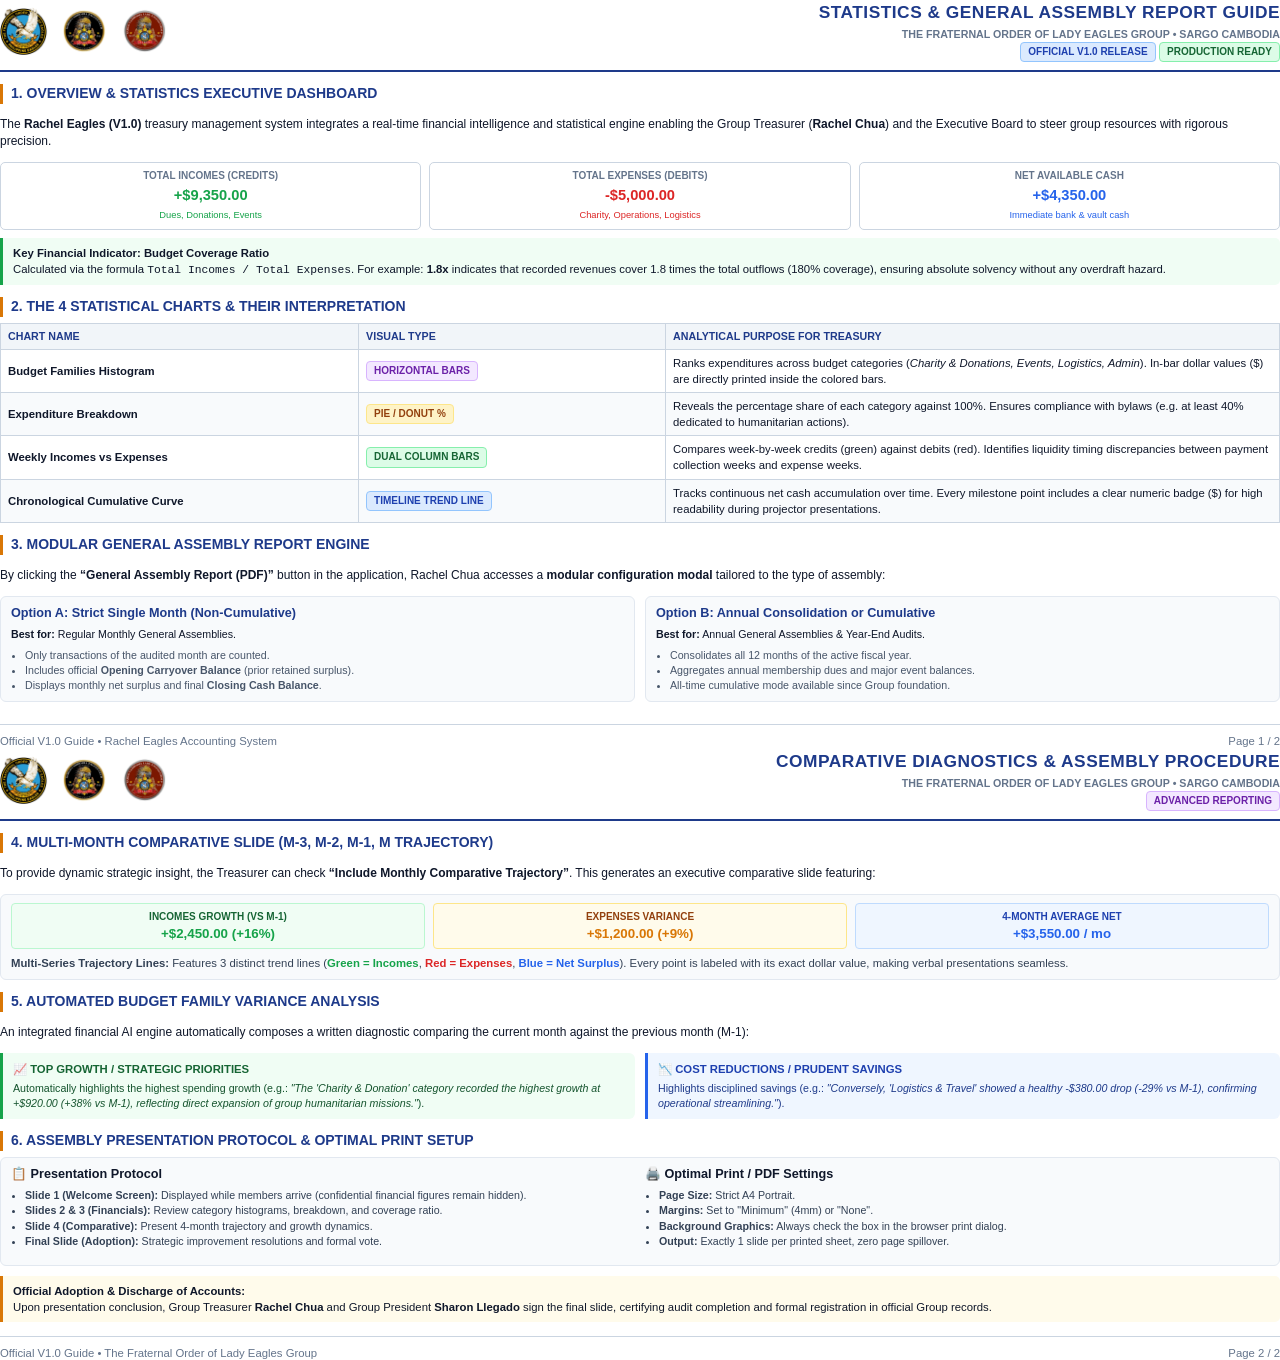
<file: guide_stats_en.html>
<!DOCTYPE html>
<html lang="en">
<head>
  <meta charset="UTF-8">
  <title>Official Statistics &amp; General Assembly Reporting Guide - Rachel Eagles</title>
  <style>
    @page {
      size: A4 portrait;
      margin: 10mm 12mm 12mm 12mm;
      @bottom-right {
        content: "Page " counter(page) " / " counter(pages);
        font-size: 8pt;
        color: #64748b;
      }
    }
    * {
      box-sizing: border-box;
      -webkit-print-color-adjust: exact !important;
      print-color-adjust: exact !important;
    }
    body {
      font-family: -apple-system, BlinkMacSystemFont, "Segoe UI", Roboto, Helvetica, Arial, sans-serif;
      color: #0f172a;
      background: #ffffff;
      margin: 0;
      padding: 0;
      font-size: 9pt;
      line-height: 1.42;
    }
    .header {
      border-bottom: 2.5px solid #1e3a8a;
      padding-bottom: 8px;
      margin-bottom: 12px;
      display: flex;
      align-items: center;
      justify-content: space-between;
    }
    .header-logos {
      display: flex;
      gap: 12px;
      align-items: center;
    }
    .header-logos img {
      width: 48px;
      height: 48px;
      object-fit: contain;
    }
    .header-titles {
      text-align: right;
    }
    .header-titles h1 {
      margin: 0;
      font-size: 13pt;
      color: #1e3a8a;
      text-transform: uppercase;
      letter-spacing: 0.5px;
      font-weight: 900;
    }
    .header-titles p {
      margin: 2px 0 0 0;
      font-size: 8pt;
      color: #64748b;
      font-weight: 700;
    }
    .badge {
      display: inline-block;
      padding: 2px 7px;
      border-radius: 4px;
      font-size: 7.5pt;
      font-weight: bold;
      text-transform: uppercase;
    }
    .badge-blue { background: #dbeafe; color: #1e40af; border: 1px solid #93c5fd; }
    .badge-green { background: #dcfce7; color: #166534; border: 1px solid #86efac; }
    .badge-amber { background: #fef3c7; color: #92400e; border: 1px solid #fde68a; }
    .badge-purple { background: #f3e8ff; color: #6b21a8; border: 1px solid #d8b4fe; }
    .badge-red { background: #fee2e2; color: #991b1b; border: 1px solid #fca5a5; }

    h2 {
      color: #1e3a8a;
      font-size: 10.5pt;
      border-left: 3.5px solid #d97706;
      padding-left: 8px;
      margin: 12px 0 6px 0;
      text-transform: uppercase;
      font-weight: 800;
    }
    h3 {
      color: #0f172a;
      font-size: 9.5pt;
      margin: 8px 0 4px 0;
      font-weight: 700;
    }
    .card {
      background: #f8fafc;
      border: 1px solid #e2e8f0;
      border-radius: 6px;
      padding: 8px 10px;
      margin-bottom: 8px;
    }
    .grid-2 {
      display: grid;
      grid-template-columns: 1fr 1fr;
      gap: 10px;
      margin-bottom: 8px;
    }
    .grid-3 {
      display: grid;
      grid-template-columns: 1fr 1fr 1fr;
      gap: 8px;
      margin-bottom: 8px;
    }
    .kpi-mini {
      background: #ffffff;
      border: 1px solid #cbd5e1;
      border-radius: 5px;
      padding: 6px 8px;
      text-align: center;
    }
    .kpi-label { font-size: 7.5pt; color: #64748b; font-weight: 700; text-transform: uppercase; }
    .kpi-val { font-size: 11pt; font-weight: 900; margin-top: 2px; }
    .text-green { color: #16a34a; }
    .text-red { color: #dc2626; }
    .text-blue { color: #2563eb; }

    table {
      width: 100%;
      border-collapse: collapse;
      margin: 6px 0 10px 0;
      font-size: 8.5pt;
    }
    th, td {
      border: 1px solid #cbd5e1;
      padding: 5px 7px;
      text-align: left;
    }
    th {
      background: #f1f5f9;
      color: #1e3a8a;
      font-weight: 800;
      font-size: 8pt;
      text-transform: uppercase;
    }
    tr:nth-child(even) { background: #f8fafc; }

    .callout {
      border-left: 3.5px solid #2563eb;
      background: #eff6ff;
      padding: 7px 10px;
      border-radius: 0 5px 5px 0;
      margin: 8px 0;
      font-size: 8.5pt;
    }
    .callout-amber {
      border-left: 3.5px solid #d97706;
      background: #fffbeb;
    }
    .callout-green {
      border-left: 3.5px solid #16a34a;
      background: #f0fdf4;
    }
    .page-break-after {
      page-break-after: always;
    }
    .footer-sign {
      margin-top: 14px;
      border-top: 1.5px solid #cbd5e1;
      padding-top: 8px;
      display: flex;
      justify-content: space-between;
      font-size: 8.5pt;
      color: #64748b;
    }
  </style>
</head>
<body>

  <!-- ================= PAGE 1 ================= -->
  <div class="header">
    <div class="header-logos">
      <img src="logo1.png" alt="Philippine Eagles">
      <img src="logo2.png" alt="Sargo Eagles Club">
      <img src="logo3.png" alt="Sargo Lady Eagles Group">
    </div>
    <div class="header-titles">
      <h1>Statistics &amp; General Assembly Report Guide</h1>
      <p>THE FRATERNAL ORDER OF LADY EAGLES GROUP &bull; SARGO CAMBODIA</p>
      <span class="badge badge-blue">Official V1.0 Release</span>
      <span class="badge badge-green">Production Ready</span>
    </div>
  </div>

  <h2>1. Overview &amp; Statistics Executive Dashboard</h2>
  <p>The <strong>Rachel Eagles (V1.0)</strong> treasury management system integrates a real-time financial intelligence and statistical engine enabling the Group Treasurer (<strong>Rachel Chua</strong>) and the Executive Board to steer group resources with rigorous precision.</p>

  <div class="grid-3">
    <div class="kpi-mini">
      <div class="kpi-label">Total Incomes (Credits)</div>
      <div class="kpi-val text-green">+$9,350.00</div>
      <span style="font-size:7pt; color:#16a34a;">Dues, Donations, Events</span>
    </div>
    <div class="kpi-mini">
      <div class="kpi-label">Total Expenses (Debits)</div>
      <div class="kpi-val text-red">-$5,000.00</div>
      <span style="font-size:7pt; color:#dc2626;">Charity, Operations, Logistics</span>
    </div>
    <div class="kpi-mini">
      <div class="kpi-label">Net Available Cash</div>
      <div class="kpi-val text-blue">+$4,350.00</div>
      <span style="font-size:7pt; color:#2563eb;">Immediate bank &amp; vault cash</span>
    </div>
  </div>

  <div class="callout callout-green">
    <strong>Key Financial Indicator: Budget Coverage Ratio</strong><br>
    Calculated via the formula <code>Total Incomes / Total Expenses</code>. 
    For example: <strong>1.8x</strong> indicates that recorded revenues cover 1.8 times the total outflows (180% coverage), ensuring absolute solvency without any overdraft hazard.
  </div>

  <h2>2. The 4 Statistical Charts &amp; Their Interpretation</h2>
  <table>
    <thead>
      <tr>
        <th style="width:28%;">Chart Name</th>
        <th style="width:24%;">Visual Type</th>
        <th>Analytical Purpose for Treasury</th>
      </tr>
    </thead>
    <tbody>
      <tr>
        <td><strong>Budget Families Histogram</strong></td>
        <td><span class="badge badge-purple">Horizontal Bars</span></td>
        <td>Ranks expenditures across budget categories (<em>Charity &amp; Donations, Events, Logistics, Admin</em>). In-bar dollar values ($) are directly printed inside the colored bars.</td>
      </tr>
      <tr>
        <td><strong>Expenditure Breakdown</strong></td>
        <td><span class="badge badge-amber">Pie / Donut %</span></td>
        <td>Reveals the percentage share of each category against 100%. Ensures compliance with bylaws (e.g. at least 40% dedicated to humanitarian actions).</td>
      </tr>
      <tr>
        <td><strong>Weekly Incomes vs Expenses</strong></td>
        <td><span class="badge badge-green">Dual Column Bars</span></td>
        <td>Compares week-by-week credits (green) against debits (red). Identifies liquidity timing discrepancies between payment collection weeks and expense weeks.</td>
      </tr>
      <tr>
        <td><strong>Chronological Cumulative Curve</strong></td>
        <td><span class="badge badge-blue">Timeline Trend Line</span></td>
        <td>Tracks continuous net cash accumulation over time. Every milestone point includes a clear numeric badge ($) for high readability during projector presentations.</td>
      </tr>
    </tbody>
  </table>

  <h2>3. Modular General Assembly Report Engine</h2>
  <p>By clicking the <strong>&ldquo;General Assembly Report (PDF)&rdquo;</strong> button in the application, Rachel Chua accesses a <strong>modular configuration modal</strong> tailored to the type of assembly:</p>

  <div class="grid-2">
    <div class="card">
      <h3 style="color:#1e3a8a; margin-top:0;">Option A: Strict Single Month (Non-Cumulative)</h3>
      <p style="font-size:8pt; margin:0 0 6px 0;"><strong>Best for:</strong> Regular Monthly General Assemblies.</p>
      <ul style="font-size:8pt; margin:0; padding-left:14px; color:#475569;">
        <li>Only transactions of the audited month are counted.</li>
        <li>Includes official <strong>Opening Carryover Balance</strong> (prior retained surplus).</li>
        <li>Displays monthly net surplus and final <strong>Closing Cash Balance</strong>.</li>
      </ul>
    </div>
    <div class="card">
      <h3 style="color:#1e3a8a; margin-top:0;">Option B: Annual Consolidation or Cumulative</h3>
      <p style="font-size:8pt; margin:0 0 6px 0;"><strong>Best for:</strong> Annual General Assemblies &amp; Year-End Audits.</p>
      <ul style="font-size:8pt; margin:0; padding-left:14px; color:#475569;">
        <li>Consolidates all 12 months of the active fiscal year.</li>
        <li>Aggregates annual membership dues and major event balances.</li>
        <li>All-time cumulative mode available since Group foundation.</li>
      </ul>
    </div>
  </div>

  <div class="footer-sign">
    <div>Official V1.0 Guide &bull; Rachel Eagles Accounting System</div>
    <div>Page 1 / 2</div>
  </div>

  <div class="page-break-after"></div>

  <!-- ================= PAGE 2 ================= -->
  <div class="header">
    <div class="header-logos">
      <img src="logo1.png" alt="Philippine Eagles">
      <img src="logo2.png" alt="Sargo Eagles Club">
      <img src="logo3.png" alt="Sargo Lady Eagles Group">
    </div>
    <div class="header-titles">
      <h1>Comparative Diagnostics &amp; Assembly Procedure</h1>
      <p>THE FRATERNAL ORDER OF LADY EAGLES GROUP &bull; SARGO CAMBODIA</p>
      <span class="badge badge-purple">Advanced Reporting</span>
    </div>
  </div>

  <h2>4. Multi-Month Comparative Slide (M-3, M-2, M-1, M Trajectory)</h2>
  <p>To provide dynamic strategic insight, the Treasurer can check <strong>&ldquo;Include Monthly Comparative Trajectory&rdquo;</strong>. This generates an executive comparative slide featuring:</p>

  <div class="card">
    <div class="grid-3" style="margin-bottom:6px;">
      <div style="background:#f0fdf4; border:1px solid #bbf7d0; padding:4px 6px; border-radius:4px; text-align:center;">
        <span style="font-size:7.5pt; font-weight:bold; color:#166534;">INCOMES GROWTH (VS M-1)</span><br>
        <span style="font-size:10pt; font-weight:900; color:#16a34a;">+$2,450.00 (+16%)</span>
      </div>
      <div style="background:#fffbeb; border:1px solid #fde68a; padding:4px 6px; border-radius:4px; text-align:center;">
        <span style="font-size:7.5pt; font-weight:bold; color:#92400e;">EXPENSES VARIANCE</span><br>
        <span style="font-size:10pt; font-weight:900; color:#d97706;">+$1,200.00 (+9%)</span>
      </div>
      <div style="background:#eff6ff; border:1px solid #bfdbfe; padding:4px 6px; border-radius:4px; text-align:center;">
        <span style="font-size:7.5pt; font-weight:bold; color:#1e40af;">4-MONTH AVERAGE NET</span><br>
        <span style="font-size:10pt; font-weight:900; color:#2563eb;">+$3,550.00 / mo</span>
      </div>
    </div>
    <p style="font-size:8.5pt; margin:4px 0 0 0; color:#334155;">
      <strong>Multi-Series Trajectory Lines:</strong> Features 3 distinct trend lines (<span style="color:#16a34a; font-weight:bold;">Green = Incomes</span>, <span style="color:#dc2626; font-weight:bold;">Red = Expenses</span>, <span style="color:#2563eb; font-weight:bold;">Blue = Net Surplus</span>). Every point is labeled with its exact dollar value, making verbal presentations seamless.
    </p>
  </div>

  <h2>5. Automated Budget Family Variance Analysis</h2>
  <p>An integrated financial AI engine automatically composes a written diagnostic comparing the current month against the previous month (M-1):</p>

  <div class="grid-2">
    <div style="border-left:3.5px solid #16a34a; background:#f0fdf4; padding:8px 10px; border-radius:0 6px 6px 0;">
      <h3 style="color:#166534; margin:0 0 4px 0; font-size:8.5pt; text-transform:uppercase;">
        &#128200; Top Growth / Strategic Priorities
      </h3>
      <p style="font-size:8pt; margin:0; color:#14532d;">
        Automatically highlights the highest spending growth (e.g.: <em>"The 'Charity &amp; Donation' category recorded the highest growth at +$920.00 (+38% vs M-1), reflecting direct expansion of group humanitarian missions."</em>).
      </p>
    </div>

    <div style="border-left:3.5px solid #2563eb; background:#eff6ff; padding:8px 10px; border-radius:0 6px 6px 0;">
      <h3 style="color:#1e40af; margin:0 0 4px 0; font-size:8.5pt; text-transform:uppercase;">
        &#128201; Cost Reductions / Prudent Savings
      </h3>
      <p style="font-size:8pt; margin:0; color:#1e3a8a;">
        Highlights disciplined savings (e.g.: <em>"Conversely, 'Logistics &amp; Travel' showed a healthy -$380.00 drop (-29% vs M-1), confirming operational streamlining."</em>).
      </p>
    </div>
  </div>

  <h2>6. Assembly Presentation Protocol &amp; Optimal Print Setup</h2>
  <div class="card">
    <div class="grid-2">
      <div>
        <h3 style="margin-top:0;">&#128203; Presentation Protocol</h3>
        <ul style="font-size:8pt; margin:0; padding-left:14px; color:#334155;">
          <li><strong>Slide 1 (Welcome Screen):</strong> Displayed while members arrive (confidential financial figures remain hidden).</li>
          <li><strong>Slides 2 &amp; 3 (Financials):</strong> Review category histograms, breakdown, and coverage ratio.</li>
          <li><strong>Slide 4 (Comparative):</strong> Present 4-month trajectory and growth dynamics.</li>
          <li><strong>Final Slide (Adoption):</strong> Strategic improvement resolutions and formal vote.</li>
        </ul>
      </div>
      <div>
        <h3 style="margin-top:0;">&#128424;&#65039; Optimal Print / PDF Settings</h3>
        <ul style="font-size:8pt; margin:0; padding-left:14px; color:#334155;">
          <li><strong>Page Size:</strong> Strict A4 Portrait.</li>
          <li><strong>Margins:</strong> Set to "Minimum" (4mm) or "None".</li>
          <li><strong>Background Graphics:</strong> Always check the box in the browser print dialog.</li>
          <li><strong>Output:</strong> Exactly 1 slide per printed sheet, zero page spillover.</li>
        </ul>
      </div>
    </div>
  </div>

  <div class="callout callout-amber" style="margin-top:10px;">
    <strong>Official Adoption &amp; Discharge of Accounts:</strong><br>
    Upon presentation conclusion, Group Treasurer <strong>Rachel Chua</strong> and Group President <strong>Sharon Llegado</strong> sign the final slide, certifying audit completion and formal registration in official Group records.
  </div>

  <div class="footer-sign">
    <div>Official V1.0 Guide &bull; The Fraternal Order of Lady Eagles Group</div>
    <div>Page 2 / 2</div>
  </div>

</body>
</html>
</file>
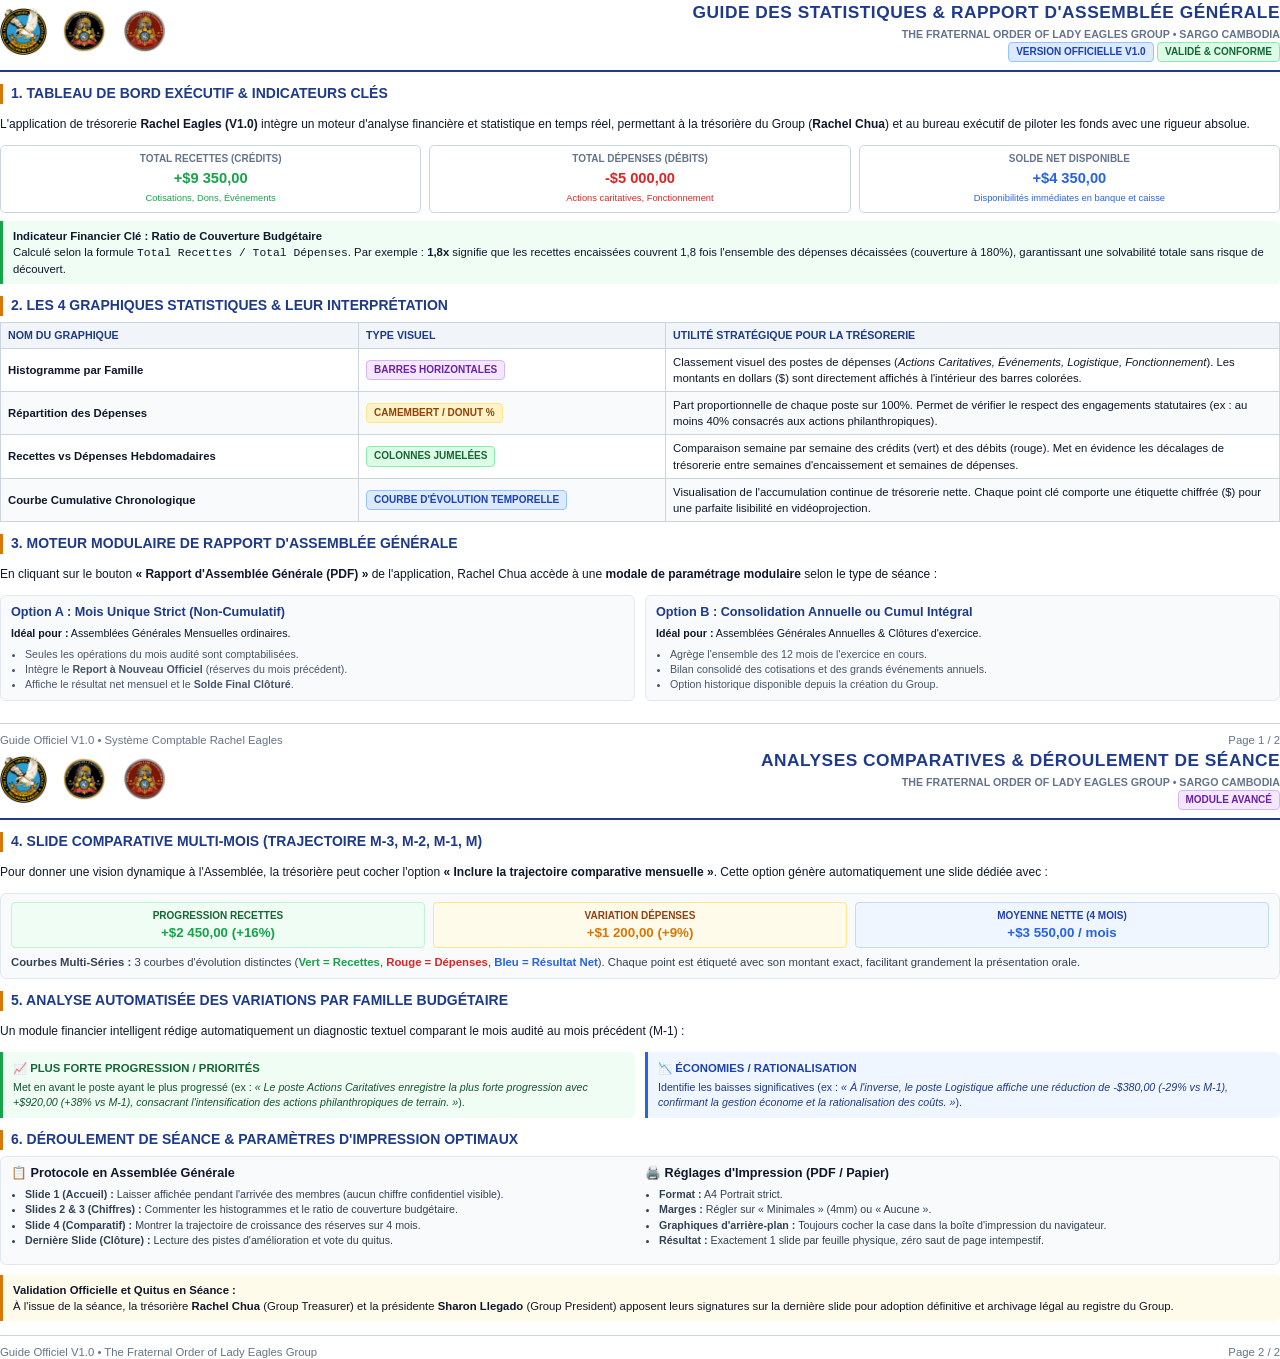
<file: guide_stats_fr.html>
<!DOCTYPE html>
<html lang="fr">
<head>
  <meta charset="UTF-8">
  <title>Guide Officiel des Statistiques &amp; Rapport d'Assemblée Générale - Rachel Eagles</title>
  <style>
    @page {
      size: A4 portrait;
      margin: 10mm 12mm 12mm 12mm;
      @bottom-right {
        content: "Page " counter(page) " / " counter(pages);
        font-size: 8pt;
        color: #64748b;
      }
    }
    * {
      box-sizing: border-box;
      -webkit-print-color-adjust: exact !important;
      print-color-adjust: exact !important;
    }
    body {
      font-family: -apple-system, BlinkMacSystemFont, "Segoe UI", Roboto, Helvetica, Arial, sans-serif;
      color: #0f172a;
      background: #ffffff;
      margin: 0;
      padding: 0;
      font-size: 9pt;
      line-height: 1.42;
    }
    .header {
      border-bottom: 2.5px solid #1e3a8a;
      padding-bottom: 8px;
      margin-bottom: 12px;
      display: flex;
      align-items: center;
      justify-content: space-between;
    }
    .header-logos {
      display: flex;
      gap: 12px;
      align-items: center;
    }
    .header-logos img {
      width: 48px;
      height: 48px;
      object-fit: contain;
    }
    .header-titles {
      text-align: right;
    }
    .header-titles h1 {
      margin: 0;
      font-size: 13pt;
      color: #1e3a8a;
      text-transform: uppercase;
      letter-spacing: 0.5px;
      font-weight: 900;
    }
    .header-titles p {
      margin: 2px 0 0 0;
      font-size: 8pt;
      color: #64748b;
      font-weight: 700;
    }
    .badge {
      display: inline-block;
      padding: 2px 7px;
      border-radius: 4px;
      font-size: 7.5pt;
      font-weight: bold;
      text-transform: uppercase;
    }
    .badge-blue { background: #dbeafe; color: #1e40af; border: 1px solid #93c5fd; }
    .badge-green { background: #dcfce7; color: #166534; border: 1px solid #86efac; }
    .badge-amber { background: #fef3c7; color: #92400e; border: 1px solid #fde68a; }
    .badge-purple { background: #f3e8ff; color: #6b21a8; border: 1px solid #d8b4fe; }
    .badge-red { background: #fee2e2; color: #991b1b; border: 1px solid #fca5a5; }

    h2 {
      color: #1e3a8a;
      font-size: 10.5pt;
      border-left: 3.5px solid #d97706;
      padding-left: 8px;
      margin: 12px 0 6px 0;
      text-transform: uppercase;
      font-weight: 800;
    }
    h3 {
      color: #0f172a;
      font-size: 9.5pt;
      margin: 8px 0 4px 0;
      font-weight: 700;
    }
    .card {
      background: #f8fafc;
      border: 1px solid #e2e8f0;
      border-radius: 6px;
      padding: 8px 10px;
      margin-bottom: 8px;
    }
    .grid-2 {
      display: grid;
      grid-template-columns: 1fr 1fr;
      gap: 10px;
      margin-bottom: 8px;
    }
    .grid-3 {
      display: grid;
      grid-template-columns: 1fr 1fr 1fr;
      gap: 8px;
      margin-bottom: 8px;
    }
    .kpi-mini {
      background: #ffffff;
      border: 1px solid #cbd5e1;
      border-radius: 5px;
      padding: 6px 8px;
      text-align: center;
    }
    .kpi-label { font-size: 7.5pt; color: #64748b; font-weight: 700; text-transform: uppercase; }
    .kpi-val { font-size: 11pt; font-weight: 900; margin-top: 2px; }
    .text-green { color: #16a34a; }
    .text-red { color: #dc2626; }
    .text-blue { color: #2563eb; }

    table {
      width: 100%;
      border-collapse: collapse;
      margin: 6px 0 10px 0;
      font-size: 8.5pt;
    }
    th, td {
      border: 1px solid #cbd5e1;
      padding: 5px 7px;
      text-align: left;
    }
    th {
      background: #f1f5f9;
      color: #1e3a8a;
      font-weight: 800;
      font-size: 8pt;
      text-transform: uppercase;
    }
    tr:nth-child(even) { background: #f8fafc; }

    .callout {
      border-left: 3.5px solid #2563eb;
      background: #eff6ff;
      padding: 7px 10px;
      border-radius: 0 5px 5px 0;
      margin: 8px 0;
      font-size: 8.5pt;
    }
    .callout-amber {
      border-left: 3.5px solid #d97706;
      background: #fffbeb;
    }
    .callout-green {
      border-left: 3.5px solid #16a34a;
      background: #f0fdf4;
    }
    .page-break-after {
      page-break-after: always;
    }
    .footer-sign {
      margin-top: 14px;
      border-top: 1.5px solid #cbd5e1;
      padding-top: 8px;
      display: flex;
      justify-content: space-between;
      font-size: 8.5pt;
      color: #64748b;
    }
  </style>
</head>
<body>

  <!-- ================= PAGE 1 ================= -->
  <div class="header">
    <div class="header-logos">
      <img src="logo1.png" alt="Philippine Eagles">
      <img src="logo2.png" alt="Sargo Eagles Club">
      <img src="logo3.png" alt="Sargo Lady Eagles Group">
    </div>
    <div class="header-titles">
      <h1>Guide des Statistiques &amp; Rapport d'Assemblée Générale</h1>
      <p>THE FRATERNAL ORDER OF LADY EAGLES GROUP &bull; SARGO CAMBODIA</p>
      <span class="badge badge-blue">Version Officielle V1.0</span>
      <span class="badge badge-green">Validé &amp; Conforme</span>
    </div>
  </div>

  <h2>1. Tableau de Bord Exécutif &amp; Indicateurs Clés</h2>
  <p>L'application de trésorerie <strong>Rachel Eagles (V1.0)</strong> intègre un moteur d'analyse financière et statistique en temps réel, permettant à la trésorière du Group (<strong>Rachel Chua</strong>) et au bureau exécutif de piloter les fonds avec une rigueur absolue.</p>

  <div class="grid-3">
    <div class="kpi-mini">
      <div class="kpi-label">Total Recettes (Crédits)</div>
      <div class="kpi-val text-green">+$9 350,00</div>
      <span style="font-size:7pt; color:#16a34a;">Cotisations, Dons, Événements</span>
    </div>
    <div class="kpi-mini">
      <div class="kpi-label">Total Dépenses (Débits)</div>
      <div class="kpi-val text-red">-$5 000,00</div>
      <span style="font-size:7pt; color:#dc2626;">Actions caritatives, Fonctionnement</span>
    </div>
    <div class="kpi-mini">
      <div class="kpi-label">Solde Net Disponible</div>
      <div class="kpi-val text-blue">+$4 350,00</div>
      <span style="font-size:7pt; color:#2563eb;">Disponibilités immédiates en banque et caisse</span>
    </div>
  </div>

  <div class="callout callout-green">
    <strong>Indicateur Financier Clé : Ratio de Couverture Budgétaire</strong><br>
    Calculé selon la formule <code>Total Recettes / Total Dépenses</code>.
    Par exemple : <strong>1,8x</strong> signifie que les recettes encaissées couvrent 1,8 fois l'ensemble des dépenses décaissées (couverture à 180%), garantissant une solvabilité totale sans risque de découvert.
  </div>

  <h2>2. Les 4 Graphiques Statistiques &amp; Leur Interprétation</h2>
  <table>
    <thead>
      <tr>
        <th style="width:28%;">Nom du Graphique</th>
        <th style="width:24%;">Type Visuel</th>
        <th>Utilité Stratégique pour la Trésorerie</th>
      </tr>
    </thead>
    <tbody>
      <tr>
        <td><strong>Histogramme par Famille</strong></td>
        <td><span class="badge badge-purple">Barres Horizontales</span></td>
        <td>Classement visuel des postes de dépenses (<em>Actions Caritatives, Événements, Logistique, Fonctionnement</em>). Les montants en dollars ($) sont directement affichés à l'intérieur des barres colorées.</td>
      </tr>
      <tr>
        <td><strong>Répartition des Dépenses</strong></td>
        <td><span class="badge badge-amber">Camembert / Donut %</span></td>
        <td>Part proportionnelle de chaque poste sur 100%. Permet de vérifier le respect des engagements statutaires (ex : au moins 40% consacrés aux actions philanthropiques).</td>
      </tr>
      <tr>
        <td><strong>Recettes vs Dépenses Hebdomadaires</strong></td>
        <td><span class="badge badge-green">Colonnes Jumelées</span></td>
        <td>Comparaison semaine par semaine des crédits (vert) et des débits (rouge). Met en évidence les décalages de trésorerie entre semaines d'encaissement et semaines de dépenses.</td>
      </tr>
      <tr>
        <td><strong>Courbe Cumulative Chronologique</strong></td>
        <td><span class="badge badge-blue">Courbe d'Évolution Temporelle</span></td>
        <td>Visualisation de l'accumulation continue de trésorerie nette. Chaque point clé comporte une étiquette chiffrée ($) pour une parfaite lisibilité en vidéoprojection.</td>
      </tr>
    </tbody>
  </table>

  <h2>3. Moteur Modulaire de Rapport d'Assemblée Générale</h2>
  <p>En cliquant sur le bouton <strong>&laquo; Rapport d'Assemblée Générale (PDF) &raquo;</strong> de l'application, Rachel Chua accède à une <strong>modale de paramétrage modulaire</strong> selon le type de séance :</p>

  <div class="grid-2">
    <div class="card">
      <h3 style="color:#1e3a8a; margin-top:0;">Option A : Mois Unique Strict (Non-Cumulatif)</h3>
      <p style="font-size:8pt; margin:0 0 6px 0;"><strong>Idéal pour :</strong> Assemblées Générales Mensuelles ordinaires.</p>
      <ul style="font-size:8pt; margin:0; padding-left:14px; color:#475569;">
        <li>Seules les opérations du mois audité sont comptabilisées.</li>
        <li>Intègre le <strong>Report à Nouveau Officiel</strong> (réserves du mois précédent).</li>
        <li>Affiche le résultat net mensuel et le <strong>Solde Final Clôturé</strong>.</li>
      </ul>
    </div>
    <div class="card">
      <h3 style="color:#1e3a8a; margin-top:0;">Option B : Consolidation Annuelle ou Cumul Intégral</h3>
      <p style="font-size:8pt; margin:0 0 6px 0;"><strong>Idéal pour :</strong> Assemblées Générales Annuelles &amp; Clôtures d'exercice.</p>
      <ul style="font-size:8pt; margin:0; padding-left:14px; color:#475569;">
        <li>Agrège l'ensemble des 12 mois de l'exercice en cours.</li>
        <li>Bilan consolidé des cotisations et des grands événements annuels.</li>
        <li>Option historique disponible depuis la création du Group.</li>
      </ul>
    </div>
  </div>

  <div class="footer-sign">
    <div>Guide Officiel V1.0 &bull; Système Comptable Rachel Eagles</div>
    <div>Page 1 / 2</div>
  </div>

  <div class="page-break-after"></div>

  <!-- ================= PAGE 2 ================= -->
  <div class="header">
    <div class="header-logos">
      <img src="logo1.png" alt="Philippine Eagles">
      <img src="logo2.png" alt="Sargo Eagles Club">
      <img src="logo3.png" alt="Sargo Lady Eagles Group">
    </div>
    <div class="header-titles">
      <h1>Analyses Comparatives &amp; Déroulement de Séance</h1>
      <p>THE FRATERNAL ORDER OF LADY EAGLES GROUP &bull; SARGO CAMBODIA</p>
      <span class="badge badge-purple">Module Avancé</span>
    </div>
  </div>

  <h2>4. Slide Comparative Multi-Mois (Trajectoire M-3, M-2, M-1, M)</h2>
  <p>Pour donner une vision dynamique à l'Assemblée, la trésorière peut cocher l'option <strong>&laquo; Inclure la trajectoire comparative mensuelle &raquo;</strong>. Cette option génère automatiquement une slide dédiée avec :</p>

  <div class="card">
    <div class="grid-3" style="margin-bottom:6px;">
      <div style="background:#f0fdf4; border:1px solid #bbf7d0; padding:4px 6px; border-radius:4px; text-align:center;">
        <span style="font-size:7.5pt; font-weight:bold; color:#166534;">PROGRESSION RECETTES</span><br>
        <span style="font-size:10pt; font-weight:900; color:#16a34a;">+$2 450,00 (+16%)</span>
      </div>
      <div style="background:#fffbeb; border:1px solid #fde68a; padding:4px 6px; border-radius:4px; text-align:center;">
        <span style="font-size:7.5pt; font-weight:bold; color:#92400e;">VARIATION DÉPENSES</span><br>
        <span style="font-size:10pt; font-weight:900; color:#d97706;">+$1 200,00 (+9%)</span>
      </div>
      <div style="background:#eff6ff; border:1px solid #bfdbfe; padding:4px 6px; border-radius:4px; text-align:center;">
        <span style="font-size:7.5pt; font-weight:bold; color:#1e40af;">MOYENNE NETTE (4 MOIS)</span><br>
        <span style="font-size:10pt; font-weight:900; color:#2563eb;">+$3 550,00 / mois</span>
      </div>
    </div>
    <p style="font-size:8.5pt; margin:4px 0 0 0; color:#334155;">
      <strong>Courbes Multi-Séries :</strong> 3 courbes d'évolution distinctes (<span style="color:#16a34a; font-weight:bold;">Vert = Recettes</span>, <span style="color:#dc2626; font-weight:bold;">Rouge = Dépenses</span>, <span style="color:#2563eb; font-weight:bold;">Bleu = Résultat Net</span>). Chaque point est étiqueté avec son montant exact, facilitant grandement la présentation orale.
    </p>
  </div>

  <h2>5. Analyse Automatisée des Variations par Famille Budgétaire</h2>
  <p>Un module financier intelligent rédige automatiquement un diagnostic textuel comparant le mois audité au mois précédent (M-1) :</p>

  <div class="grid-2">
    <div style="border-left:3.5px solid #16a34a; background:#f0fdf4; padding:8px 10px; border-radius:0 6px 6px 0;">
      <h3 style="color:#166534; margin:0 0 4px 0; font-size:8.5pt; text-transform:uppercase;">
        &#128200; Plus Forte Progression / Priorités
      </h3>
      <p style="font-size:8pt; margin:0; color:#14532d;">
        Met en avant le poste ayant le plus progressé (ex : <em>&laquo; Le poste Actions Caritatives enregistre la plus forte progression avec +$920,00 (+38% vs M-1), consacrant l'intensification des actions philanthropiques de terrain. &raquo;</em>).
      </p>
    </div>

    <div style="border-left:3.5px solid #2563eb; background:#eff6ff; padding:8px 10px; border-radius:0 6px 6px 0;">
      <h3 style="color:#1e40af; margin:0 0 4px 0; font-size:8.5pt; text-transform:uppercase;">
        &#128201; Économies / Rationalisation
      </h3>
      <p style="font-size:8pt; margin:0; color:#1e3a8a;">
        Identifie les baisses significatives (ex : <em>&laquo; À l'inverse, le poste Logistique affiche une réduction de -$380,00 (-29% vs M-1), confirmant la gestion économe et la rationalisation des coûts. &raquo;</em>).
      </p>
    </div>
  </div>

  <h2>6. Déroulement de Séance &amp; Paramètres d'Impression Optimaux</h2>
  <div class="card">
    <div class="grid-2">
      <div>
        <h3 style="margin-top:0;">&#128203; Protocole en Assemblée Générale</h3>
        <ul style="font-size:8pt; margin:0; padding-left:14px; color:#334155;">
          <li><strong>Slide 1 (Accueil) :</strong> Laisser affichée pendant l'arrivée des membres (aucun chiffre confidentiel visible).</li>
          <li><strong>Slides 2 &amp; 3 (Chiffres) :</strong> Commenter les histogrammes et le ratio de couverture budgétaire.</li>
          <li><strong>Slide 4 (Comparatif) :</strong> Montrer la trajectoire de croissance des réserves sur 4 mois.</li>
          <li><strong>Dernière Slide (Clôture) :</strong> Lecture des pistes d'amélioration et vote du quitus.</li>
        </ul>
      </div>
      <div>
        <h3 style="margin-top:0;">&#128424;&#65039; Réglages d'Impression (PDF / Papier)</h3>
        <ul style="font-size:8pt; margin:0; padding-left:14px; color:#334155;">
          <li><strong>Format :</strong> A4 Portrait strict.</li>
          <li><strong>Marges :</strong> Régler sur &laquo; Minimales &raquo; (4mm) ou &laquo; Aucune &raquo;.</li>
          <li><strong>Graphiques d'arrière-plan :</strong> Toujours cocher la case dans la boîte d'impression du navigateur.</li>
          <li><strong>Résultat :</strong> Exactement 1 slide par feuille physique, zéro saut de page intempestif.</li>
        </ul>
      </div>
    </div>
  </div>

  <div class="callout callout-amber" style="margin-top:10px;">
    <strong>Validation Officielle et Quitus en Séance :</strong><br>
    À l'issue de la séance, la trésorière <strong>Rachel Chua</strong> (Group Treasurer) et la présidente <strong>Sharon Llegado</strong> (Group President) apposent leurs signatures sur la dernière slide pour adoption définitive et archivage légal au registre du Group.
  </div>

  <div class="footer-sign">
    <div>Guide Officiel V1.0 &bull; The Fraternal Order of Lady Eagles Group</div>
    <div>Page 2 / 2</div>
  </div>

</body>
</html>
</file>
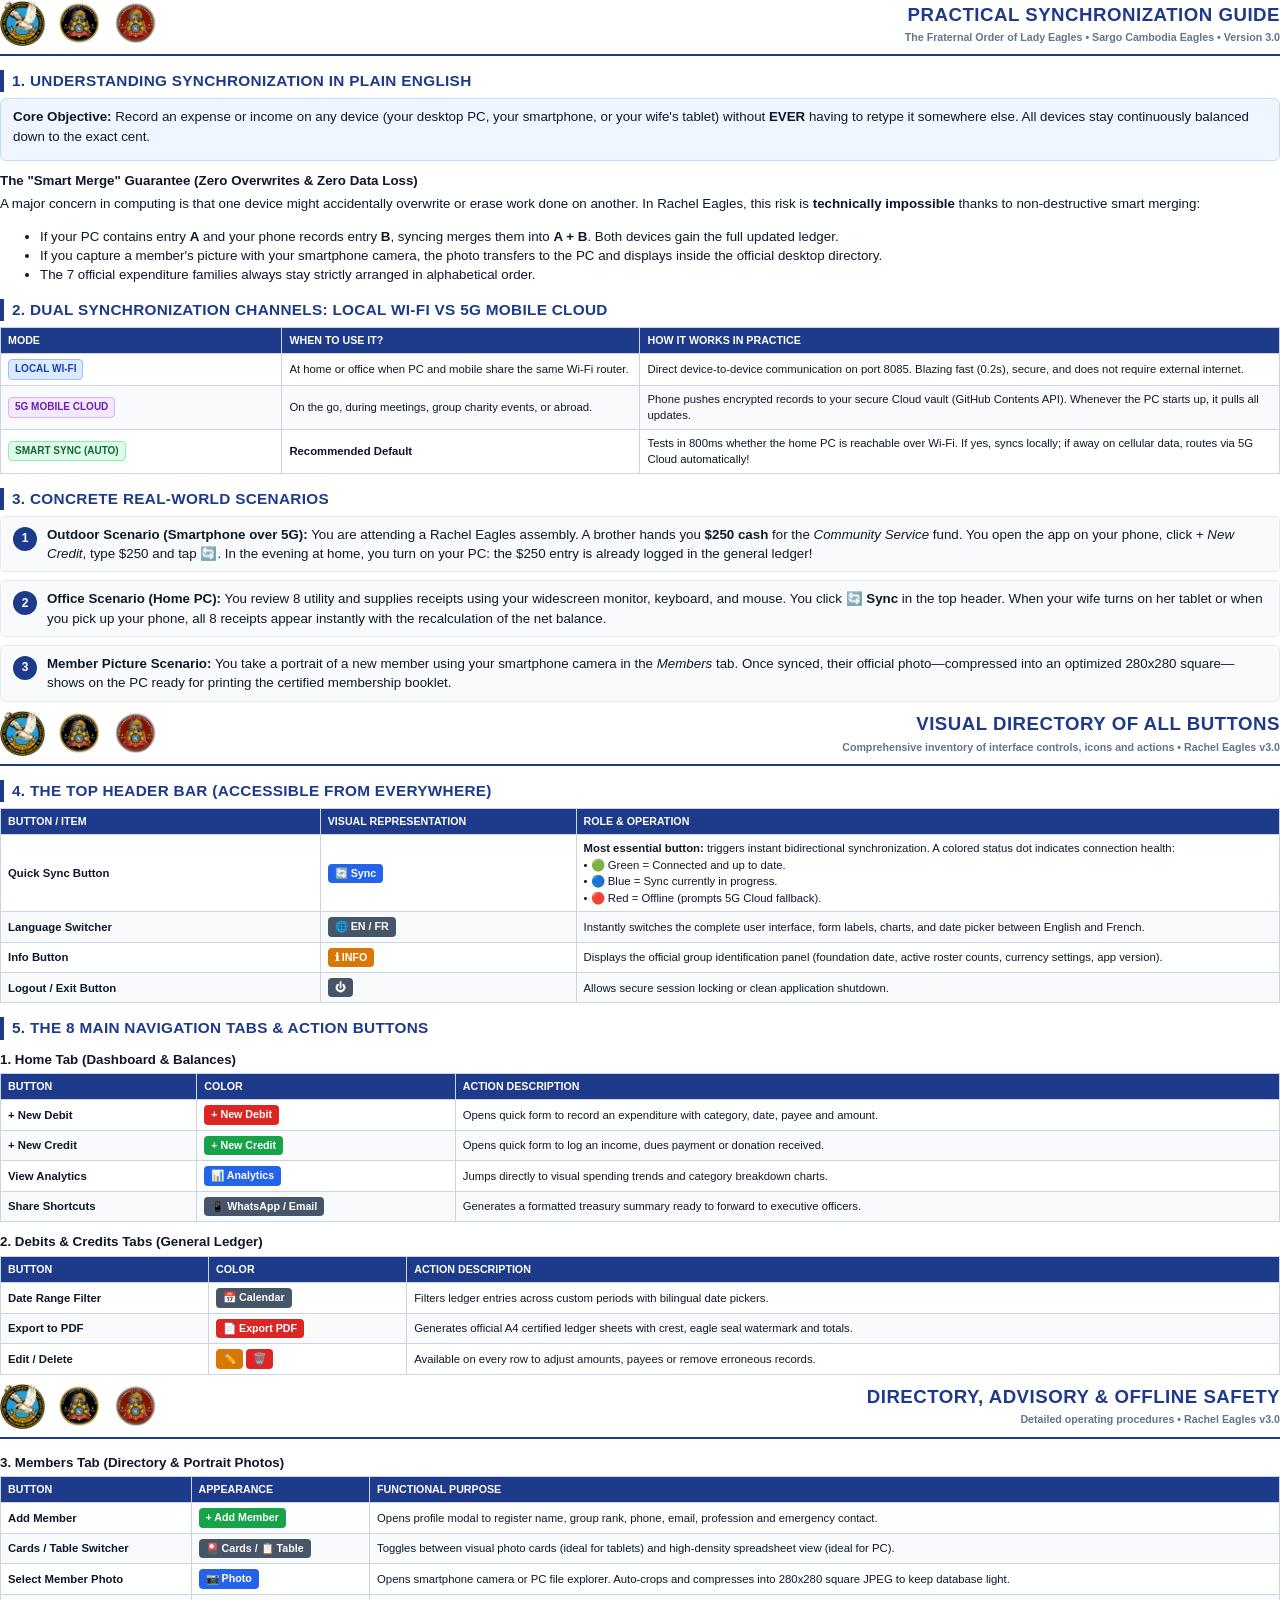
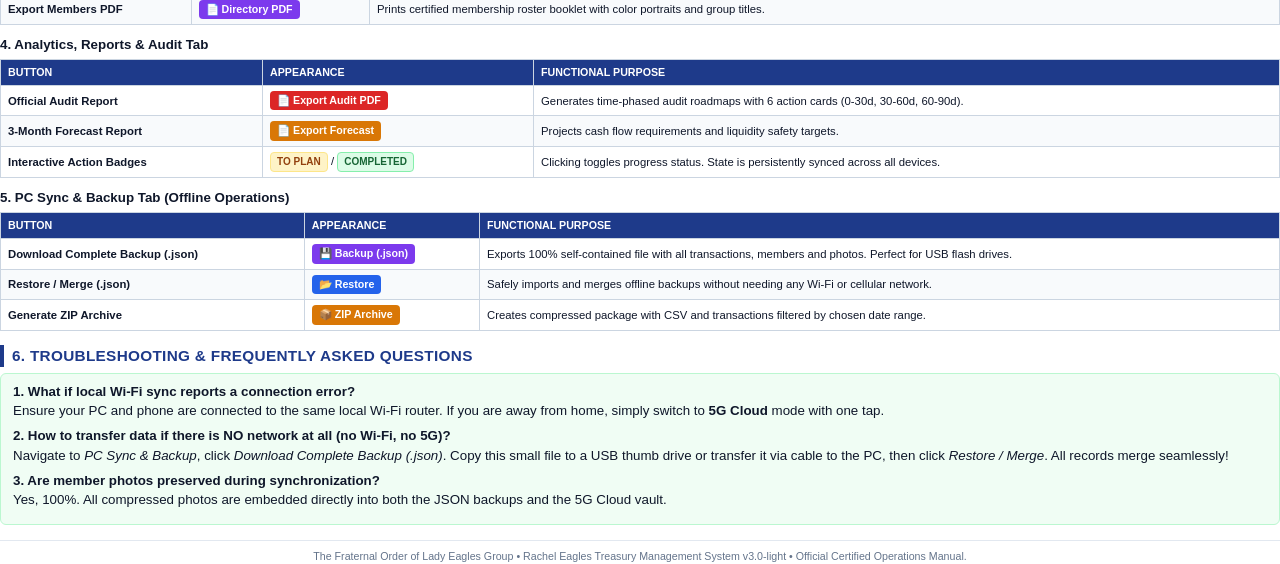
<file: guide_synchro_en.html>
<!DOCTYPE html>
<html lang="en">
<head>
  <meta charset="UTF-8">
  <title>Official Synchronization & Button Operations Guide - Rachel Eagles</title>
  <style>
    @page {
      size: A4 portrait;
      margin: 12mm 14mm 14mm 14mm;
      @bottom-right {
        content: "Page " counter(page) " / " counter(pages);
        font-size: 9pt;
        color: #64748b;
      }
    }
    * {
      box-sizing: border-box;
      -webkit-print-color-adjust: exact !important;
      print-color-adjust: exact !important;
    }
    body {
      font-family: -apple-system, BlinkMacSystemFont, "Segoe UI", Roboto, Helvetica, Arial, sans-serif;
      color: #0f172a;
      background: #ffffff;
      margin: 0;
      padding: 0;
      font-size: 10pt;
      line-height: 1.45;
    }
    .header {
      border-bottom: 2px solid #1e3a8a;
      padding-bottom: 8px;
      margin-bottom: 14px;
      display: flex;
      align-items: center;
      justify-content: space-between;
    }
    .header-logos {
      display: flex;
      gap: 10px;
      align-items: center;
    }
    .header-logos img {
      width: 46px;
      height: 46px;
      object-fit: contain;
    }
    .header-titles {
      text-align: right;
    }
    .header-titles h1 {
      margin: 0;
      font-size: 14pt;
      color: #1e3a8a;
      text-transform: uppercase;
      letter-spacing: 0.5px;
      font-weight: 900;
    }
    .header-titles p {
      margin: 2px 0 0 0;
      font-size: 8pt;
      color: #64748b;
      font-weight: 600;
    }
    .badge {
      display: inline-block;
      padding: 2px 6px;
      border-radius: 4px;
      font-size: 7.5pt;
      font-weight: bold;
      text-transform: uppercase;
    }
    .badge-blue { background: #dbeafe; color: #1e40af; border: 1px solid #93c5fd; }
    .badge-green { background: #dcfce7; color: #166534; border: 1px solid #86efac; }
    .badge-amber { background: #fef3c7; color: #92400e; border: 1px solid #fde68a; }
    .badge-purple { background: #f3e8ff; color: #6b21a8; border: 1px solid #d8b4fe; }

    h2 {
      color: #1e3a8a;
      font-size: 11.5pt;
      margin-top: 14px;
      margin-bottom: 6px;
      border-left: 4px solid #1e3a8a;
      padding-left: 8px;
      text-transform: uppercase;
      letter-spacing: 0.3px;
    }
    h3 {
      color: #0f172a;
      font-size: 10pt;
      margin-top: 10px;
      margin-bottom: 4px;
      font-weight: 700;
    }
    p {
      margin: 0 0 6px 0;
    }
    .card {
      background: #f8fafc;
      border: 1px solid #e2e8f0;
      border-radius: 6px;
      padding: 8px 12px;
      margin-bottom: 8px;
    }
    .card-highlight {
      background: #f0fdf4;
      border: 1px solid #bbf7d0;
    }
    .card-info {
      background: #eff6ff;
      border: 1px solid #bfdbfe;
    }
    table {
      width: 100%;
      border-collapse: collapse;
      font-size: 8.5pt;
      margin-top: 4px;
      margin-bottom: 8px;
    }
    th, td {
      border: 1px solid #cbd5e1;
      padding: 5px 7px;
      text-align: left;
      vertical-align: middle;
    }
    th {
      background: #1e3a8a;
      color: #ffffff;
      font-weight: 700;
      text-transform: uppercase;
      font-size: 8pt;
    }
    tr:nth-child(even) {
      background: #f8fafc;
    }
    .btn-visual {
      display: inline-flex;
      align-items: center;
      gap: 4px;
      padding: 2px 7px;
      border-radius: 4px;
      font-size: 8pt;
      font-weight: bold;
      color: #ffffff;
      white-space: nowrap;
    }
    .btn-blue { background: #2563eb; }
    .btn-green { background: #16a34a; }
    .btn-red { background: #dc2626; }
    .btn-amber { background: #d97706; }
    .btn-purple { background: #7c3aed; }
    .btn-slate { background: #475569; }

    .scenario-box {
      display: flex;
      gap: 10px;
      margin-bottom: 8px;
    }
    .scenario-num {
      background: #1e3a8a;
      color: #ffffff;
      font-weight: 900;
      width: 24px;
      height: 24px;
      border-radius: 50%;
      display: flex;
      align-items: center;
      justify-content: center;
      flex-shrink: 0;
      font-size: 9pt;
      margin-top: 2px;
    }
    .scenario-content {
      flex: 1;
    }
    .page-break {
      page-break-after: always;
      break-after: page;
    }
  </style>
</head>
<body>

  <!-- PAGE 1 : MULTI-DEVICE SYNCHRONIZATION & SCENARIOS -->
  <div class="header">
    <div class="header-logos">
      <img src="logo1.png" alt="Eagles Logo 1">
      <img src="logo2.png" alt="Eagles Logo 2">
      <img src="logo3.png" alt="Eagles Logo 3">
    </div>
    <div class="header-titles">
      <h1>Practical Synchronization Guide</h1>
      <p>The Fraternal Order of Lady Eagles &bull; Sargo Cambodia Eagles &bull; Version 3.0</p>
    </div>
  </div>

  <h2>1. Understanding Synchronization in Plain English</h2>
  <div class="card card-info">
    <p><strong>Core Objective:</strong> Record an expense or income on any device (your desktop PC, your smartphone, or your wife's tablet) without <strong>EVER</strong> having to retype it somewhere else. All devices stay continuously balanced down to the exact cent.</p>
  </div>

  <h3>The "Smart Merge" Guarantee (Zero Overwrites & Zero Data Loss)</h3>
  <p>A major concern in computing is that one device might accidentally overwrite or erase work done on another. In Rachel Eagles, this risk is <strong>technically impossible</strong> thanks to non-destructive smart merging:</p>
  <ul>
    <li>If your PC contains entry <strong>A</strong> and your phone records entry <strong>B</strong>, syncing merges them into <strong>A + B</strong>. Both devices gain the full updated ledger.</li>
    <li>If you capture a member's picture with your smartphone camera, the photo transfers to the PC and displays inside the official desktop directory.</li>
    <li>The 7 official expenditure families always stay strictly arranged in alphabetical order.</li>
  </ul>

  <h2>2. Dual Synchronization Channels: Local Wi-Fi vs 5G Mobile Cloud</h2>
  <table>
    <thead>
      <tr>
        <th style="width: 22%;">Mode</th>
        <th style="width: 28%;">When to use it?</th>
        <th style="width: 50%;">How it works in practice</th>
      </tr>
    </thead>
    <tbody>
      <tr>
        <td><span class="badge badge-blue">Local Wi-Fi</span></td>
        <td>At home or office when PC and mobile share the same Wi-Fi router.</td>
        <td>Direct device-to-device communication on port 8085. Blazing fast (0.2s), secure, and does not require external internet.</td>
      </tr>
      <tr>
        <td><span class="badge badge-purple">5G Mobile Cloud</span></td>
        <td>On the go, during meetings, group charity events, or abroad.</td>
        <td>Phone pushes encrypted records to your secure Cloud vault (GitHub Contents API). Whenever the PC starts up, it pulls all updates.</td>
      </tr>
      <tr>
        <td><span class="badge badge-green">Smart Sync (Auto)</span></td>
        <td><strong>Recommended Default</strong></td>
        <td>Tests in 800ms whether the home PC is reachable over Wi-Fi. If yes, syncs locally; if away on cellular data, routes via 5G Cloud automatically!</td>
      </tr>
    </tbody>
  </table>

  <h2>3. Concrete Real-World Scenarios</h2>

  <div class="card scenario-box">
    <div class="scenario-num">1</div>
    <div class="scenario-content">
      <strong>Outdoor Scenario (Smartphone over 5G):</strong> You are attending a Rachel Eagles assembly. A brother hands you <strong>$250 cash</strong> for the <em>Community Service</em> fund. You open the app on your phone, click <em>+ New Credit</em>, type $250 and tap <strong>🔄</strong>. In the evening at home, you turn on your PC: the $250 entry is already logged in the general ledger!
    </div>
  </div>

  <div class="card scenario-box">
    <div class="scenario-num">2</div>
    <div class="scenario-content">
      <strong>Office Scenario (Home PC):</strong> You review 8 utility and supplies receipts using your widescreen monitor, keyboard, and mouse. You click <strong>🔄 Sync</strong> in the top header. When your wife turns on her tablet or when you pick up your phone, all 8 receipts appear instantly with the recalculation of the net balance.
    </div>
  </div>

  <div class="card scenario-box">
    <div class="scenario-num">3</div>
    <div class="scenario-content">
      <strong>Member Picture Scenario:</strong> You take a portrait of a new member using your smartphone camera in the <em>Members</em> tab. Once synced, their official photo—compressed into an optimized 280x280 square—shows on the PC ready for printing the certified membership booklet.
    </div>
  </div>

  <div class="page-break"></div>

  <!-- PAGE 2 : COMPLETE BUTTON DIRECTORY & VISUAL GUIDE -->
  <div class="header">
    <div class="header-logos">
      <img src="logo1.png" alt="Eagles Logo 1">
      <img src="logo2.png" alt="Eagles Logo 2">
      <img src="logo3.png" alt="Eagles Logo 3">
    </div>
    <div class="header-titles">
      <h1>Visual Directory of All Buttons</h1>
      <p>Comprehensive inventory of interface controls, icons and actions &bull; Rachel Eagles v3.0</p>
    </div>
  </div>

  <h2>4. The Top Header Bar (Accessible from Everywhere)</h2>
  <table>
    <thead>
      <tr>
        <th style="width: 25%;">Button / Item</th>
        <th style="width: 20%;">Visual Representation</th>
        <th style="width: 55%;">Role & Operation</th>
      </tr>
    </thead>
    <tbody>
      <tr>
        <td><strong>Quick Sync Button</strong></td>
        <td><span class="btn-visual btn-blue">🔄 Sync</span></td>
        <td><strong>Most essential button:</strong> triggers instant bidirectional synchronization. A colored status dot indicates connection health: <br>
        &bull; 🟢 Green = Connected and up to date.<br>
        &bull; 🔵 Blue = Sync currently in progress.<br>
        &bull; 🔴 Red = Offline (prompts 5G Cloud fallback).</td>
      </tr>
      <tr>
        <td><strong>Language Switcher</strong></td>
        <td><span class="btn-visual btn-slate">🌐 EN / FR</span></td>
        <td>Instantly switches the complete user interface, form labels, charts, and date picker between English and French.</td>
      </tr>
      <tr>
        <td><strong>Info Button</strong></td>
        <td><span class="btn-visual btn-amber">ℹ INFO</span></td>
        <td>Displays the official group identification panel (foundation date, active roster counts, currency settings, app version).</td>
      </tr>
      <tr>
        <td><strong>Logout / Exit Button</strong></td>
        <td><span class="btn-visual btn-slate">⏻</span></td>
        <td>Allows secure session locking or clean application shutdown.</td>
      </tr>
    </tbody>
  </table>

  <h2>5. The 8 Main Navigation Tabs & Action Buttons</h2>

  <h3>1. Home Tab (Dashboard & Balances)</h3>
  <table>
    <thead>
      <tr>
        <th>Button</th>
        <th>Color</th>
        <th>Action Description</th>
      </tr>
    </thead>
    <tbody>
      <tr>
        <td><strong>+ New Debit</strong></td>
        <td><span class="btn-visual btn-red">+ New Debit</span></td>
        <td>Opens quick form to record an expenditure with category, date, payee and amount.</td>
      </tr>
      <tr>
        <td><strong>+ New Credit</strong></td>
        <td><span class="btn-visual btn-green">+ New Credit</span></td>
        <td>Opens quick form to log an income, dues payment or donation received.</td>
      </tr>
      <tr>
        <td><strong>View Analytics</strong></td>
        <td><span class="btn-visual btn-blue">📊 Analytics</span></td>
        <td>Jumps directly to visual spending trends and category breakdown charts.</td>
      </tr>
      <tr>
        <td><strong>Share Shortcuts</strong></td>
        <td><span class="btn-visual btn-slate">📱 WhatsApp / Email</span></td>
        <td>Generates a formatted treasury summary ready to forward to executive officers.</td>
      </tr>
    </tbody>
  </table>

  <h3>2. Debits & Credits Tabs (General Ledger)</h3>
  <table>
    <thead>
      <tr>
        <th>Button</th>
        <th>Color</th>
        <th>Action Description</th>
      </tr>
    </thead>
    <tbody>
      <tr>
        <td><strong>Date Range Filter</strong></td>
        <td><span class="btn-visual btn-slate">📅 Calendar</span></td>
        <td>Filters ledger entries across custom periods with bilingual date pickers.</td>
      </tr>
      <tr>
        <td><strong>Export to PDF</strong></td>
        <td><span class="btn-visual btn-red">📄 Export PDF</span></td>
        <td>Generates official A4 certified ledger sheets with crest, eagle seal watermark and totals.</td>
      </tr>
      <tr>
        <td><strong>Edit / Delete</strong></td>
        <td><span class="btn-visual btn-amber">✏️</span> <span class="btn-visual btn-red">🗑️</span></td>
        <td>Available on every row to adjust amounts, payees or remove erroneous records.</td>
      </tr>
    </tbody>
  </table>

  <div class="page-break"></div>

  <!-- PAGE 3 : MEMBERS, AUDIT REPORTS, OFFLINE BACKUP & FAQ -->
  <div class="header">
    <div class="header-logos">
      <img src="logo1.png" alt="Eagles Logo 1">
      <img src="logo2.png" alt="Eagles Logo 2">
      <img src="logo3.png" alt="Eagles Logo 3">
    </div>
    <div class="header-titles">
      <h1>Directory, Advisory & Offline Safety</h1>
      <p>Detailed operating procedures &bull; Rachel Eagles v3.0</p>
    </div>
  </div>

  <h3>3. Members Tab (Directory & Portrait Photos)</h3>
  <table>
    <thead>
      <tr>
        <th>Button</th>
        <th>Appearance</th>
        <th>Functional Purpose</th>
      </tr>
    </thead>
    <tbody>
      <tr>
        <td><strong>Add Member</strong></td>
        <td><span class="btn-visual btn-green">+ Add Member</span></td>
        <td>Opens profile modal to register name, group rank, phone, email, profession and emergency contact.</td>
      </tr>
      <tr>
        <td><strong>Cards / Table Switcher</strong></td>
        <td><span class="btn-visual btn-slate">🎴 Cards / 📋 Table</span></td>
        <td>Toggles between visual photo cards (ideal for tablets) and high-density spreadsheet view (ideal for PC).</td>
      </tr>
      <tr>
        <td><strong>Select Member Photo</strong></td>
        <td><span class="btn-visual btn-blue">📷 Photo</span></td>
        <td>Opens smartphone camera or PC file explorer. Auto-crops and compresses into 280x280 square JPEG to keep database light.</td>
      </tr>
      <tr>
        <td><strong>Export Members PDF</strong></td>
        <td><span class="btn-visual btn-purple">📄 Directory PDF</span></td>
        <td>Prints certified membership roster booklet with color portraits and group titles.</td>
      </tr>
    </tbody>
  </table>

  <h3>4. Analytics, Reports & Audit Tab</h3>
  <table>
    <thead>
      <tr>
        <th>Button</th>
        <th>Appearance</th>
        <th>Functional Purpose</th>
      </tr>
    </thead>
    <tbody>
      <tr>
        <td><strong>Official Audit Report</strong></td>
        <td><span class="btn-visual btn-red">📄 Export Audit PDF</span></td>
        <td>Generates time-phased audit roadmaps with 6 action cards (0-30d, 30-60d, 60-90d).</td>
      </tr>
      <tr>
        <td><strong>3-Month Forecast Report</strong></td>
        <td><span class="btn-visual btn-amber">📄 Export Forecast</span></td>
        <td>Projects cash flow requirements and liquidity safety targets.</td>
      </tr>
      <tr>
        <td><strong>Interactive Action Badges</strong></td>
        <td><span class="badge badge-amber">To Plan</span> / <span class="badge badge-green">Completed</span></td>
        <td>Clicking toggles progress status. State is persistently synced across all devices.</td>
      </tr>
    </tbody>
  </table>

  <h3>5. PC Sync & Backup Tab (Offline Operations)</h3>
  <table>
    <thead>
      <tr>
        <th>Button</th>
        <th>Appearance</th>
        <th>Functional Purpose</th>
      </tr>
    </thead>
    <tbody>
      <tr>
        <td><strong>Download Complete Backup (.json)</strong></td>
        <td><span class="btn-visual btn-purple">💾 Backup (.json)</span></td>
        <td>Exports 100% self-contained file with all transactions, members and photos. Perfect for USB flash drives.</td>
      </tr>
      <tr>
        <td><strong>Restore / Merge (.json)</strong></td>
        <td><span class="btn-visual btn-blue">📂 Restore</span></td>
        <td>Safely imports and merges offline backups without needing any Wi-Fi or cellular network.</td>
      </tr>
      <tr>
        <td><strong>Generate ZIP Archive</strong></td>
        <td><span class="btn-visual btn-amber">📦 ZIP Archive</span></td>
        <td>Creates compressed package with CSV and transactions filtered by chosen date range.</td>
      </tr>
    </tbody>
  </table>

  <h2>6. Troubleshooting & Frequently Asked Questions</h2>
  <div class="card card-highlight">
    <p><strong>1. What if local Wi-Fi sync reports a connection error?</strong><br>
    Ensure your PC and phone are connected to the same local Wi-Fi router. If you are away from home, simply switch to <strong>5G Cloud</strong> mode with one tap.</p>
    <p><strong>2. How to transfer data if there is NO network at all (no Wi-Fi, no 5G)?</strong><br>
    Navigate to <em>PC Sync & Backup</em>, click <em>Download Complete Backup (.json)</em>. Copy this small file to a USB thumb drive or transfer it via cable to the PC, then click <em>Restore / Merge</em>. All records merge seamlessly!</p>
    <p><strong>3. Are member photos preserved during synchronization?</strong><br>
    Yes, 100%. All compressed photos are embedded directly into both the JSON backups and the 5G Cloud vault.</p>
  </div>

  <div style="text-align: center; margin-top: 15px; color: #64748b; font-size: 8pt; border-top: 1px solid #e2e8f0; padding-top: 8px;">
    The Fraternal Order of Lady Eagles Group &bull; Rachel Eagles Treasury Management System v3.0-light &bull; Official Certified Operations Manual.
  </div>

</body>
</html>
</file>
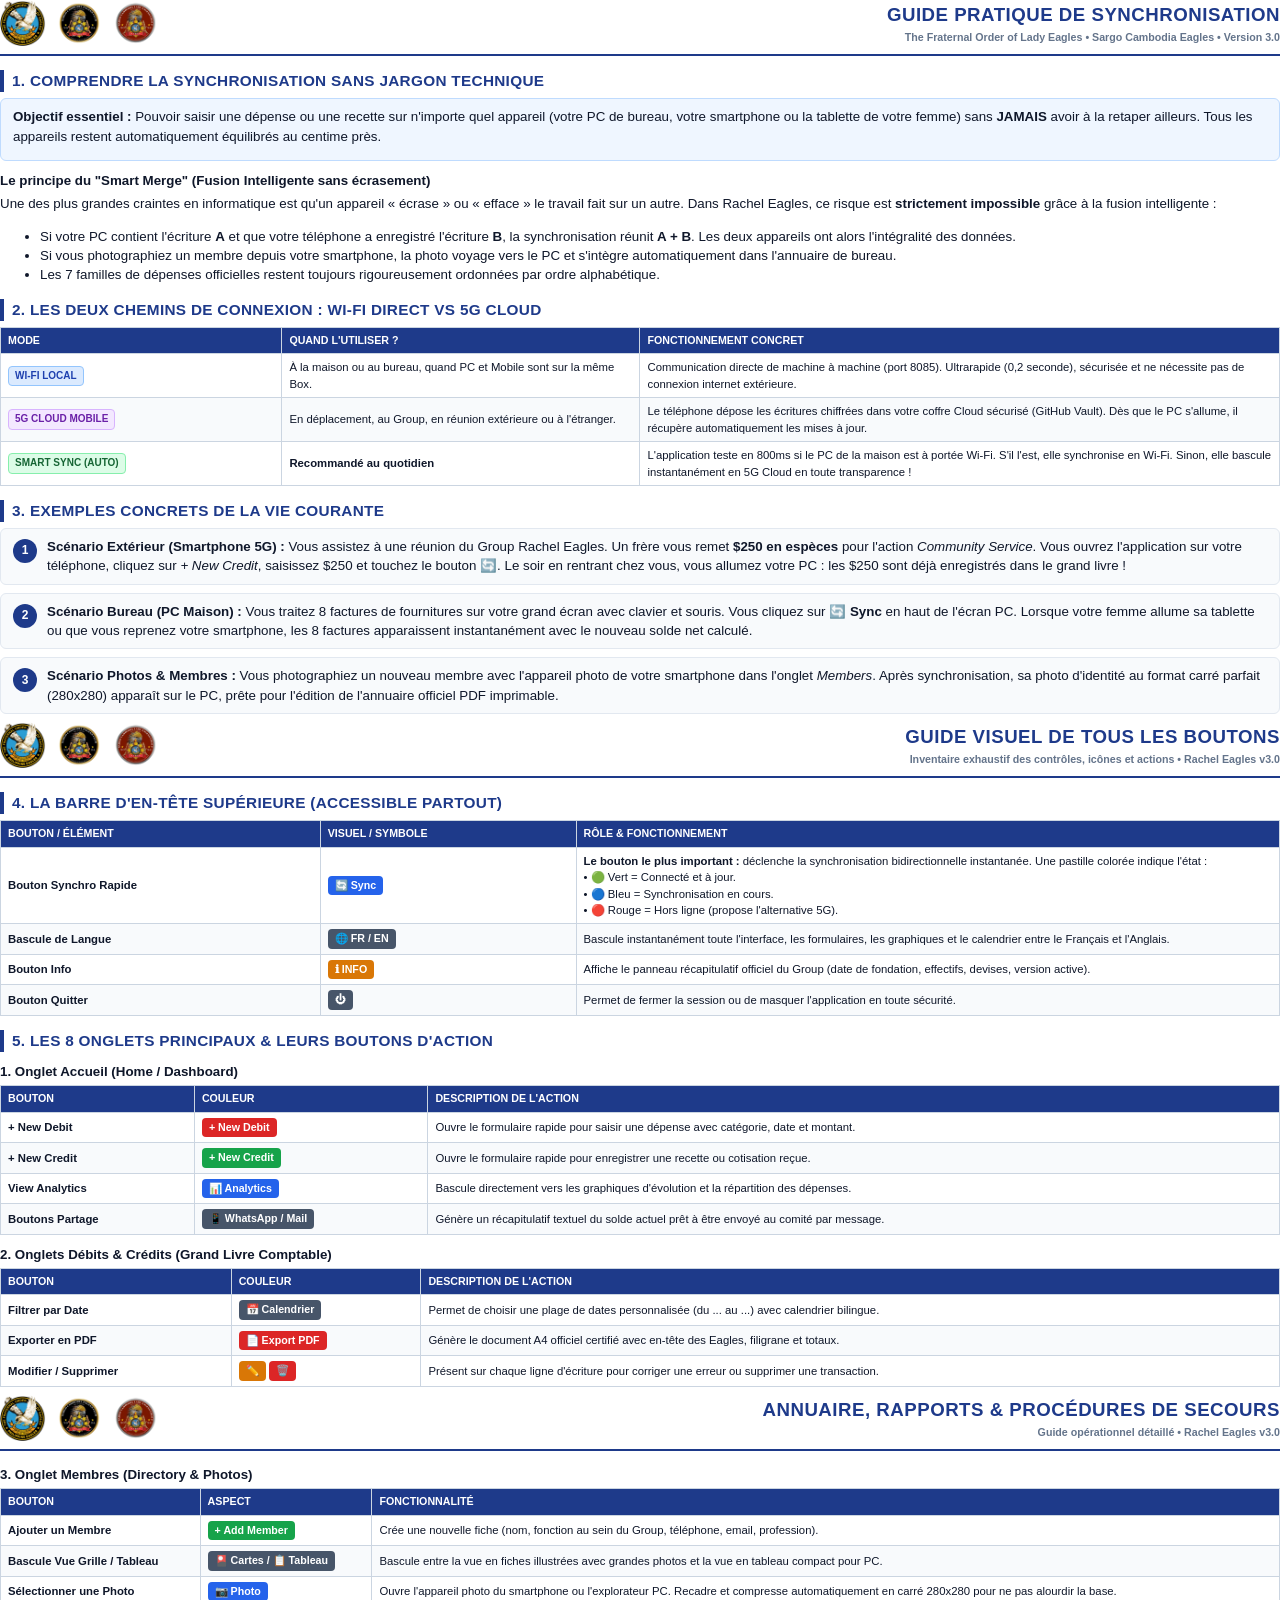
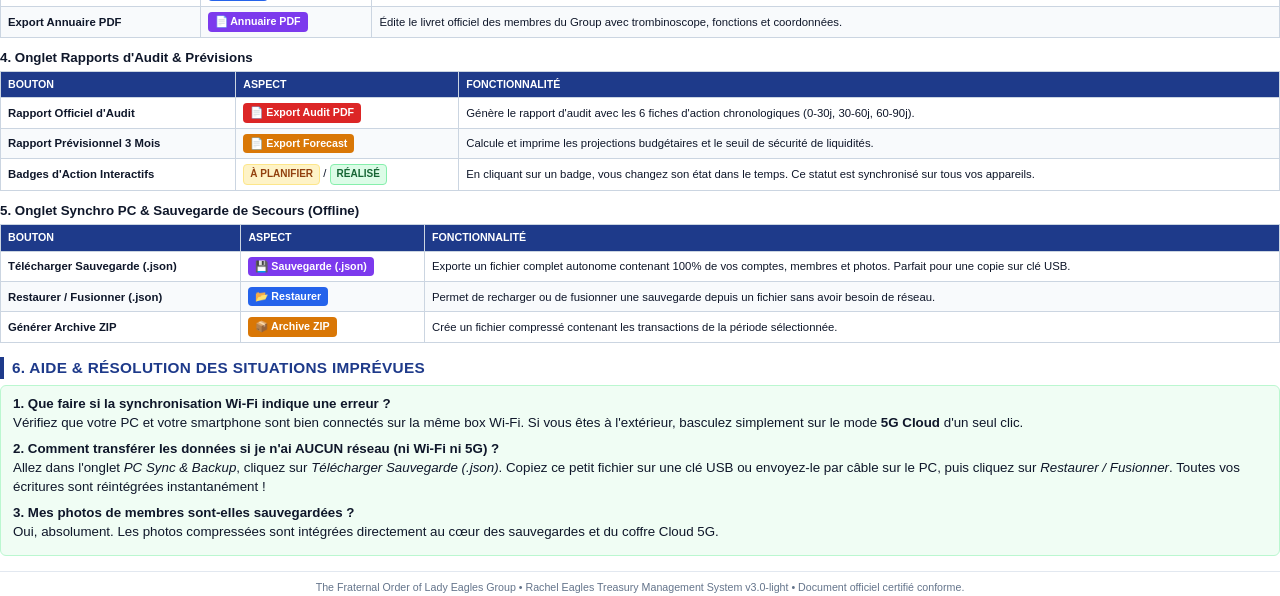
<file: guide_synchro_fr.html>
<!DOCTYPE html>
<html lang="fr">
<head>
  <meta charset="UTF-8">
  <title>Guide Officiel de Synchronisation et Utilisation des Boutons - Rachel Eagles</title>
  <style>
    @page {
      size: A4 portrait;
      margin: 12mm 14mm 14mm 14mm;
      @bottom-right {
        content: "Page " counter(page) " / " counter(pages);
        font-size: 9pt;
        color: #64748b;
      }
    }
    * {
      box-sizing: border-box;
      -webkit-print-color-adjust: exact !important;
      print-color-adjust: exact !important;
    }
    body {
      font-family: -apple-system, BlinkMacSystemFont, "Segoe UI", Roboto, Helvetica, Arial, sans-serif;
      color: #0f172a;
      background: #ffffff;
      margin: 0;
      padding: 0;
      font-size: 10pt;
      line-height: 1.45;
    }
    .header {
      border-bottom: 2px solid #1e3a8a;
      padding-bottom: 8px;
      margin-bottom: 14px;
      display: flex;
      align-items: center;
      justify-content: space-between;
    }
    .header-logos {
      display: flex;
      gap: 10px;
      align-items: center;
    }
    .header-logos img {
      width: 46px;
      height: 46px;
      object-fit: contain;
    }
    .header-titles {
      text-align: right;
    }
    .header-titles h1 {
      margin: 0;
      font-size: 14pt;
      color: #1e3a8a;
      text-transform: uppercase;
      letter-spacing: 0.5px;
      font-weight: 900;
    }
    .header-titles p {
      margin: 2px 0 0 0;
      font-size: 8pt;
      color: #64748b;
      font-weight: 600;
    }
    .badge {
      display: inline-block;
      padding: 2px 6px;
      border-radius: 4px;
      font-size: 7.5pt;
      font-weight: bold;
      text-transform: uppercase;
    }
    .badge-blue { background: #dbeafe; color: #1e40af; border: 1px solid #93c5fd; }
    .badge-green { background: #dcfce7; color: #166534; border: 1px solid #86efac; }
    .badge-amber { background: #fef3c7; color: #92400e; border: 1px solid #fde68a; }
    .badge-purple { background: #f3e8ff; color: #6b21a8; border: 1px solid #d8b4fe; }

    h2 {
      color: #1e3a8a;
      font-size: 11.5pt;
      margin-top: 14px;
      margin-bottom: 6px;
      border-left: 4px solid #1e3a8a;
      padding-left: 8px;
      text-transform: uppercase;
      letter-spacing: 0.3px;
    }
    h3 {
      color: #0f172a;
      font-size: 10pt;
      margin-top: 10px;
      margin-bottom: 4px;
      font-weight: 700;
    }
    p {
      margin: 0 0 6px 0;
    }
    .card {
      background: #f8fafc;
      border: 1px solid #e2e8f0;
      border-radius: 6px;
      padding: 8px 12px;
      margin-bottom: 8px;
    }
    .card-highlight {
      background: #f0fdf4;
      border: 1px solid #bbf7d0;
    }
    .card-info {
      background: #eff6ff;
      border: 1px solid #bfdbfe;
    }
    .table-container {
      margin-bottom: 10px;
    }
    table {
      width: 100%;
      border-collapse: collapse;
      font-size: 8.5pt;
      margin-top: 4px;
      margin-bottom: 8px;
    }
    th, td {
      border: 1px solid #cbd5e1;
      padding: 5px 7px;
      text-align: left;
      vertical-align: middle;
    }
    th {
      background: #1e3a8a;
      color: #ffffff;
      font-weight: 700;
      text-transform: uppercase;
      font-size: 8pt;
    }
    tr:nth-child(even) {
      background: #f8fafc;
    }
    .btn-visual {
      display: inline-flex;
      align-items: center;
      gap: 4px;
      padding: 2px 7px;
      border-radius: 4px;
      font-size: 8pt;
      font-weight: bold;
      color: #ffffff;
      white-space: nowrap;
    }
    .btn-blue { background: #2563eb; }
    .btn-green { background: #16a34a; }
    .btn-red { background: #dc2626; }
    .btn-amber { background: #d97706; }
    .btn-purple { background: #7c3aed; }
    .btn-slate { background: #475569; }

    .scenario-box {
      display: flex;
      gap: 10px;
      margin-bottom: 8px;
    }
    .scenario-num {
      background: #1e3a8a;
      color: #ffffff;
      font-weight: 900;
      width: 24px;
      height: 24px;
      border-radius: 50%;
      display: flex;
      align-items: center;
      justify-content: center;
      flex-shrink: 0;
      font-size: 9pt;
      margin-top: 2px;
    }
    .scenario-content {
      flex: 1;
    }
    .page-break {
      page-break-after: always;
      break-after: page;
    }
  </style>
</head>
<body>

  <!-- PAGE 1 : SYNCHRONISATION MULTI-APPAREILS & SCENARIOS -->
  <div class="header">
    <div class="header-logos">
      <img src="logo1.png" alt="Eagles Logo 1">
      <img src="logo2.png" alt="Eagles Logo 2">
      <img src="logo3.png" alt="Eagles Logo 3">
    </div>
    <div class="header-titles">
      <h1>Guide Pratique de Synchronisation</h1>
      <p>The Fraternal Order of Lady Eagles &bull; Sargo Cambodia Eagles &bull; Version 3.0</p>
    </div>
  </div>

  <h2>1. Comprendre la Synchronisation sans Jargon Technique</h2>
  <div class="card card-info">
    <p><strong>Objectif essentiel :</strong> Pouvoir saisir une dépense ou une recette sur n'importe quel appareil (votre PC de bureau, votre smartphone ou la tablette de votre femme) sans <strong>JAMAIS</strong> avoir à la retaper ailleurs. Tous les appareils restent automatiquement équilibrés au centime près.</p>
  </div>

  <h3>Le principe du "Smart Merge" (Fusion Intelligente sans écrasement)</h3>
  <p>Une des plus grandes craintes en informatique est qu'un appareil « écrase » ou « efface » le travail fait sur un autre. Dans Rachel Eagles, ce risque est <strong>strictement impossible</strong> grâce à la fusion intelligente :</p>
  <ul>
    <li>Si votre PC contient l'écriture <strong>A</strong> et que votre téléphone a enregistré l'écriture <strong>B</strong>, la synchronisation réunit <strong>A + B</strong>. Les deux appareils ont alors l'intégralité des données.</li>
    <li>Si vous photographiez un membre depuis votre smartphone, la photo voyage vers le PC et s'intègre automatiquement dans l'annuaire de bureau.</li>
    <li>Les 7 familles de dépenses officielles restent toujours rigoureusement ordonnées par ordre alphabétique.</li>
  </ul>

  <h2>2. Les Deux Chemins de Connexion : Wi-Fi Direct vs 5G Cloud</h2>
  <table>
    <thead>
      <tr>
        <th style="width: 22%;">Mode</th>
        <th style="width: 28%;">Quand l'utiliser ?</th>
        <th style="width: 50%;">Fonctionnement concret</th>
      </tr>
    </thead>
    <tbody>
      <tr>
        <td><span class="badge badge-blue">Wi-Fi Local</span></td>
        <td>À la maison ou au bureau, quand PC et Mobile sont sur la même Box.</td>
        <td>Communication directe de machine à machine (port 8085). Ultrarapide (0,2 seconde), sécurisée et ne nécessite pas de connexion internet extérieure.</td>
      </tr>
      <tr>
        <td><span class="badge badge-purple">5G Cloud Mobile</span></td>
        <td>En déplacement, au Group, en réunion extérieure ou à l'étranger.</td>
        <td>Le téléphone dépose les écritures chiffrées dans votre coffre Cloud sécurisé (GitHub Vault). Dès que le PC s'allume, il récupère automatiquement les mises à jour.</td>
      </tr>
      <tr>
        <td><span class="badge badge-green">Smart Sync (Auto)</span></td>
        <td><strong>Recommandé au quotidien</strong></td>
        <td>L'application teste en 800ms si le PC de la maison est à portée Wi-Fi. S'il l'est, elle synchronise en Wi-Fi. Sinon, elle bascule instantanément en 5G Cloud en toute transparence !</td>
      </tr>
    </tbody>
  </table>

  <h2>3. Exemples Concrets de la Vie Courante</h2>

  <div class="card scenario-box">
    <div class="scenario-num">1</div>
    <div class="scenario-content">
      <strong>Scénario Extérieur (Smartphone 5G) :</strong> Vous assistez à une réunion du Group Rachel Eagles. Un frère vous remet <strong>$250 en espèces</strong> pour l'action <em>Community Service</em>. Vous ouvrez l'application sur votre téléphone, cliquez sur <em>+ New Credit</em>, saisissez $250 et touchez le bouton <strong>🔄</strong>. Le soir en rentrant chez vous, vous allumez votre PC : les $250 sont déjà enregistrés dans le grand livre !
    </div>
  </div>

  <div class="card scenario-box">
    <div class="scenario-num">2</div>
    <div class="scenario-content">
      <strong>Scénario Bureau (PC Maison) :</strong> Vous traitez 8 factures de fournitures sur votre grand écran avec clavier et souris. Vous cliquez sur <strong>🔄 Sync</strong> en haut de l'écran PC. Lorsque votre femme allume sa tablette ou que vous reprenez votre smartphone, les 8 factures apparaissent instantanément avec le nouveau solde net calculé.
    </div>
  </div>

  <div class="card scenario-box">
    <div class="scenario-num">3</div>
    <div class="scenario-content">
      <strong>Scénario Photos & Membres :</strong> Vous photographiez un nouveau membre avec l'appareil photo de votre smartphone dans l'onglet <em>Members</em>. Après synchronisation, sa photo d'identité au format carré parfait (280x280) apparaît sur le PC, prête pour l'édition de l'annuaire officiel PDF imprimable.
    </div>
  </div>

  <div class="page-break"></div>

  <!-- PAGE 2 : GUIDE VISUEL DES BOUTONS DE L'APPLICATION -->
  <div class="header">
    <div class="header-logos">
      <img src="logo1.png" alt="Eagles Logo 1">
      <img src="logo2.png" alt="Eagles Logo 2">
      <img src="logo3.png" alt="Eagles Logo 3">
    </div>
    <div class="header-titles">
      <h1>Guide Visuel de Tous les Boutons</h1>
      <p>Inventaire exhaustif des contrôles, icônes et actions &bull; Rachel Eagles v3.0</p>
    </div>
  </div>

  <h2>4. La Barre d'En-Tête Supérieure (Accessible Partout)</h2>
  <table>
    <thead>
      <tr>
        <th style="width: 25%;">Bouton / Élément</th>
        <th style="width: 20%;">Visuel / Symbole</th>
        <th style="width: 55%;">Rôle & Fonctionnement</th>
      </tr>
    </thead>
    <tbody>
      <tr>
        <td><strong>Bouton Synchro Rapide</strong></td>
        <td><span class="btn-visual btn-blue">🔄 Sync</span></td>
        <td><strong>Le bouton le plus important :</strong> déclenche la synchronisation bidirectionnelle instantanée. Une pastille colorée indique l'état : <br>
        &bull; 🟢 Vert = Connecté et à jour.<br>
        &bull; 🔵 Bleu = Synchronisation en cours.<br>
        &bull; 🔴 Rouge = Hors ligne (propose l'alternative 5G).</td>
      </tr>
      <tr>
        <td><strong>Bascule de Langue</strong></td>
        <td><span class="btn-visual btn-slate">🌐 FR / EN</span></td>
        <td>Bascule instantanément toute l'interface, les formulaires, les graphiques et le calendrier entre le Français et l'Anglais.</td>
      </tr>
      <tr>
        <td><strong>Bouton Info</strong></td>
        <td><span class="btn-visual btn-amber">ℹ INFO</span></td>
        <td>Affiche le panneau récapitulatif officiel du Group (date de fondation, effectifs, devises, version active).</td>
      </tr>
      <tr>
        <td><strong>Bouton Quitter</strong></td>
        <td><span class="btn-visual btn-slate">⏻</span></td>
        <td>Permet de fermer la session ou de masquer l'application en toute sécurité.</td>
      </tr>
    </tbody>
  </table>

  <h2>5. Les 8 Onglets Principaux & Leurs Boutons d'Action</h2>

  <h3>1. Onglet Accueil (Home / Dashboard)</h3>
  <table>
    <thead>
      <tr>
        <th>Bouton</th>
        <th>Couleur</th>
        <th>Description de l'action</th>
      </tr>
    </thead>
    <tbody>
      <tr>
        <td><strong>+ New Debit</strong></td>
        <td><span class="btn-visual btn-red">+ New Debit</span></td>
        <td>Ouvre le formulaire rapide pour saisir une dépense avec catégorie, date et montant.</td>
      </tr>
      <tr>
        <td><strong>+ New Credit</strong></td>
        <td><span class="btn-visual btn-green">+ New Credit</span></td>
        <td>Ouvre le formulaire rapide pour enregistrer une recette ou cotisation reçue.</td>
      </tr>
      <tr>
        <td><strong>View Analytics</strong></td>
        <td><span class="btn-visual btn-blue">📊 Analytics</span></td>
        <td>Bascule directement vers les graphiques d'évolution et la répartition des dépenses.</td>
      </tr>
      <tr>
        <td><strong>Boutons Partage</strong></td>
        <td><span class="btn-visual btn-slate">📱 WhatsApp / Mail</span></td>
        <td>Génère un récapitulatif textuel du solde actuel prêt à être envoyé au comité par message.</td>
      </tr>
    </tbody>
  </table>

  <h3>2. Onglets Débits & Crédits (Grand Livre Comptable)</h3>
  <table>
    <thead>
      <tr>
        <th>Bouton</th>
        <th>Couleur</th>
        <th>Description de l'action</th>
      </tr>
    </thead>
    <tbody>
      <tr>
        <td><strong>Filtrer par Date</strong></td>
        <td><span class="btn-visual btn-slate">📅 Calendrier</span></td>
        <td>Permet de choisir une plage de dates personnalisée (du ... au ...) avec calendrier bilingue.</td>
      </tr>
      <tr>
        <td><strong>Exporter en PDF</strong></td>
        <td><span class="btn-visual btn-red">📄 Export PDF</span></td>
        <td>Génère le document A4 officiel certifié avec en-tête des Eagles, filigrane et totaux.</td>
      </tr>
      <tr>
        <td><strong>Modifier / Supprimer</strong></td>
        <td><span class="btn-visual btn-amber">✏️</span> <span class="btn-visual btn-red">🗑️</span></td>
        <td>Présent sur chaque ligne d'écriture pour corriger une erreur ou supprimer une transaction.</td>
      </tr>
    </tbody>
  </table>

  <div class="page-break"></div>

  <!-- PAGE 3 : MEMBRES, ANALYTIQUE, SYNCHRO & FAQ -->
  <div class="header">
    <div class="header-logos">
      <img src="logo1.png" alt="Eagles Logo 1">
      <img src="logo2.png" alt="Eagles Logo 2">
      <img src="logo3.png" alt="Eagles Logo 3">
    </div>
    <div class="header-titles">
      <h1>Annuaire, Rapports & Procédures de Secours</h1>
      <p>Guide opérationnel détaillé &bull; Rachel Eagles v3.0</p>
    </div>
  </div>

  <h3>3. Onglet Membres (Directory & Photos)</h3>
  <table>
    <thead>
      <tr>
        <th>Bouton</th>
        <th>Aspect</th>
        <th>Fonctionnalité</th>
      </tr>
    </thead>
    <tbody>
      <tr>
        <td><strong>Ajouter un Membre</strong></td>
        <td><span class="btn-visual btn-green">+ Add Member</span></td>
        <td>Crée une nouvelle fiche (nom, fonction au sein du Group, téléphone, email, profession).</td>
      </tr>
      <tr>
        <td><strong>Bascule Vue Grille / Tableau</strong></td>
        <td><span class="btn-visual btn-slate">🎴 Cartes / 📋 Tableau</span></td>
        <td>Bascule entre la vue en fiches illustrées avec grandes photos et la vue en tableau compact pour PC.</td>
      </tr>
      <tr>
        <td><strong>Sélectionner une Photo</strong></td>
        <td><span class="btn-visual btn-blue">📷 Photo</span></td>
        <td>Ouvre l'appareil photo du smartphone ou l'explorateur PC. Recadre et compresse automatiquement en carré 280x280 pour ne pas alourdir la base.</td>
      </tr>
      <tr>
        <td><strong>Export Annuaire PDF</strong></td>
        <td><span class="btn-visual btn-purple">📄 Annuaire PDF</span></td>
        <td>Édite le livret officiel des membres du Group avec trombinoscope, fonctions et coordonnées.</td>
      </tr>
    </tbody>
  </table>

  <h3>4. Onglet Rapports d'Audit & Prévisions</h3>
  <table>
    <thead>
      <tr>
        <th>Bouton</th>
        <th>Aspect</th>
        <th>Fonctionnalité</th>
      </tr>
    </thead>
    <tbody>
      <tr>
        <td><strong>Rapport Officiel d'Audit</strong></td>
        <td><span class="btn-visual btn-red">📄 Export Audit PDF</span></td>
        <td>Génère le rapport d'audit avec les 6 fiches d'action chronologiques (0-30j, 30-60j, 60-90j).</td>
      </tr>
      <tr>
        <td><strong>Rapport Prévisionnel 3 Mois</strong></td>
        <td><span class="btn-visual btn-amber">📄 Export Forecast</span></td>
        <td>Calcule et imprime les projections budgétaires et le seuil de sécurité de liquidités.</td>
      </tr>
      <tr>
        <td><strong>Badges d'Action Interactifs</strong></td>
        <td><span class="badge badge-amber">À Planifier</span> / <span class="badge badge-green">Réalisé</span></td>
        <td>En cliquant sur un badge, vous changez son état dans le temps. Ce statut est synchronisé sur tous vos appareils.</td>
      </tr>
    </tbody>
  </table>

  <h3>5. Onglet Synchro PC & Sauvegarde de Secours (Offline)</h3>
  <table>
    <thead>
      <tr>
        <th>Bouton</th>
        <th>Aspect</th>
        <th>Fonctionnalité</th>
      </tr>
    </thead>
    <tbody>
      <tr>
        <td><strong>Télécharger Sauvegarde (.json)</strong></td>
        <td><span class="btn-visual btn-purple">💾 Sauvegarde (.json)</span></td>
        <td>Exporte un fichier complet autonome contenant 100% de vos comptes, membres et photos. Parfait pour une copie sur clé USB.</td>
      </tr>
      <tr>
        <td><strong>Restaurer / Fusionner (.json)</strong></td>
        <td><span class="btn-visual btn-blue">📂 Restaurer</span></td>
        <td>Permet de recharger ou de fusionner une sauvegarde depuis un fichier sans avoir besoin de réseau.</td>
      </tr>
      <tr>
        <td><strong>Générer Archive ZIP</strong></td>
        <td><span class="btn-visual btn-amber">📦 Archive ZIP</span></td>
        <td>Crée un fichier compressé contenant les transactions de la période sélectionnée.</td>
      </tr>
    </tbody>
  </table>

  <h2>6. Aide & Résolution des Situations Imprévues</h2>
  <div class="card card-highlight">
    <p><strong>1. Que faire si la synchronisation Wi-Fi indique une erreur ?</strong><br>
    Vérifiez que votre PC et votre smartphone sont bien connectés sur la même box Wi-Fi. Si vous êtes à l'extérieur, basculez simplement sur le mode <strong>5G Cloud</strong> d'un seul clic.</p>
    <p><strong>2. Comment transférer les données si je n'ai AUCUN réseau (ni Wi-Fi ni 5G) ?</strong><br>
    Allez dans l'onglet <em>PC Sync & Backup</em>, cliquez sur <em>Télécharger Sauvegarde (.json)</em>. Copiez ce petit fichier sur une clé USB ou envoyez-le par câble sur le PC, puis cliquez sur <em>Restaurer / Fusionner</em>. Toutes vos écritures sont réintégrées instantanément !</p>
    <p><strong>3. Mes photos de membres sont-elles sauvegardées ?</strong><br>
    Oui, absolument. Les photos compressées sont intégrées directement au cœur des sauvegardes et du coffre Cloud 5G.</p>
  </div>

  <div style="text-align: center; margin-top: 15px; color: #64748b; font-size: 8pt; border-top: 1px solid #e2e8f0; padding-top: 8px;">
    The Fraternal Order of Lady Eagles Group &bull; Rachel Eagles Treasury Management System v3.0-light &bull; Document officiel certifié conforme.
  </div>

</body>
</html>
</file>
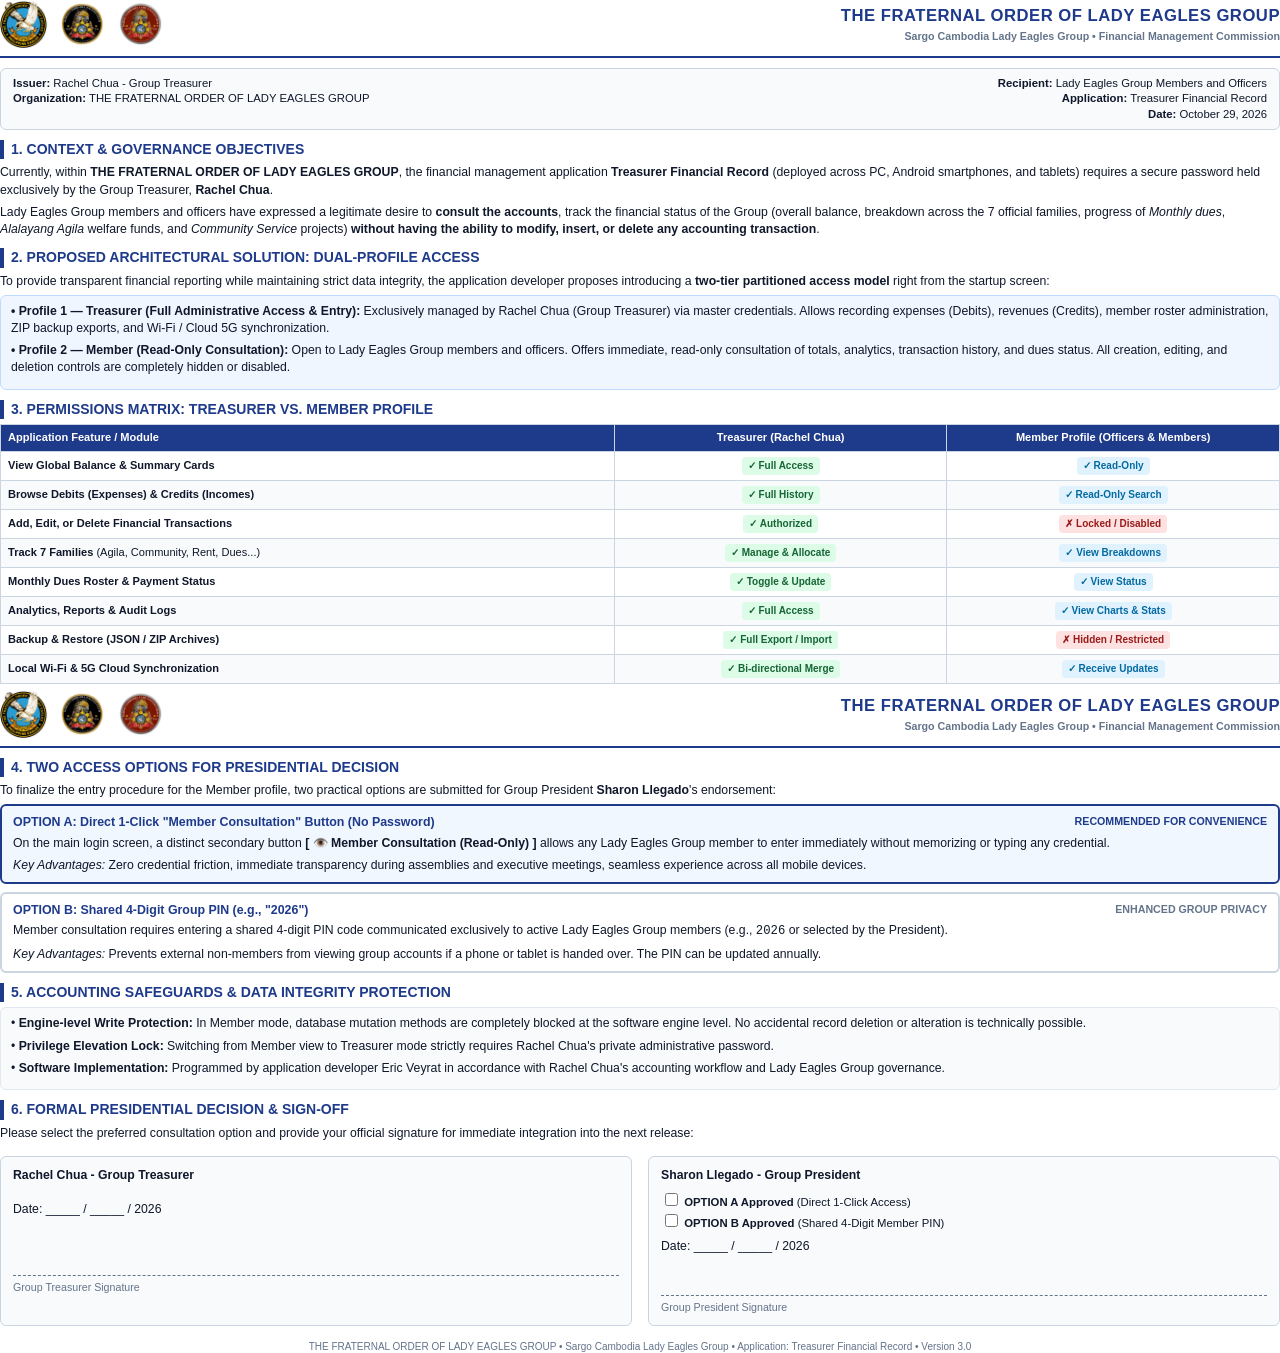
<file: proposition_president_en.html>
<!DOCTYPE html>
<html lang="en">
<head>
  <meta charset="UTF-8">
  <title>Governance Proposal - Read-Only Member Access for Presidential Approval</title>
  <style>
    @page {
      size: A4 portrait;
      margin: 10mm 14mm 12mm 14mm;
      @bottom-right {
        content: "Page " counter(page) " / " counter(pages);
        font-size: 8pt;
        color: #64748b;
      }
    }
    * {
      box-sizing: border-box;
      -webkit-print-color-adjust: exact !important;
      print-color-adjust: exact !important;
    }
    body {
      font-family: -apple-system, BlinkMacSystemFont, "Segoe UI", Roboto, Helvetica, Arial, sans-serif;
      color: #0f172a;
      background: #ffffff;
      margin: 0;
      padding: 0;
      font-size: 9.2pt;
      line-height: 1.4;
    }
    .header {
      border-bottom: 2.5px solid #1e3a8a;
      padding-bottom: 8px;
      margin-bottom: 10px;
      display: flex;
      align-items: center;
      justify-content: space-between;
    }
    .header-logos {
      display: flex;
      gap: 10px;
      align-items: center;
    }
    .header-logos img {
      width: 48px;
      height: 48px;
      object-fit: contain;
    }
    .header-titles {
      text-align: right;
    }
    .header-titles h1 {
      margin: 0;
      font-size: 12.5pt;
      color: #1e3a8a;
      text-transform: uppercase;
      font-weight: 900;
      letter-spacing: 0.5px;
    }
    .header-titles p {
      margin: 2px 0 0 0;
      font-size: 8pt;
      color: #64748b;
      font-weight: 600;
    }
    .meta-box {
      background: #f8fafc;
      border: 1px solid #cbd5e1;
      border-radius: 6px;
      padding: 7px 12px;
      margin-bottom: 10px;
      display: flex;
      justify-content: space-between;
      font-size: 8.5pt;
    }
    .meta-box div {
      line-height: 1.35;
    }
    h2 {
      color: #1e3a8a;
      font-size: 10.5pt;
      margin-top: 10px;
      margin-bottom: 5px;
      border-left: 4px solid #1e3a8a;
      padding-left: 7px;
      text-transform: uppercase;
    }
    h3 {
      color: #0f172a;
      font-size: 9pt;
      margin-top: 6px;
      margin-bottom: 3px;
      font-weight: 700;
    }
    p {
      margin: 0 0 5px 0;
    }
    .card {
      background: #f8fafc;
      border: 1px solid #e2e8f0;
      border-radius: 6px;
      padding: 7px 10px;
      margin-bottom: 7px;
    }
    .card-info {
      background: #eff6ff;
      border: 1px solid #bfdbfe;
    }
    table {
      width: 100%;
      border-collapse: collapse;
      font-size: 8.3pt;
      margin-top: 4px;
      margin-bottom: 6px;
    }
    th, td {
      border: 1px solid #cbd5e1;
      padding: 5px 7px;
      text-align: left;
    }
    th {
      background: #1e3a8a;
      color: #ffffff;
      font-weight: 600;
      font-size: 8.3pt;
    }
    tr:nth-child(even) {
      background: #f8fafc;
    }
    .badge-yes {
      background: #dcfce7;
      color: #166534;
      font-weight: 700;
      padding: 2px 6px;
      border-radius: 4px;
      font-size: 7.5pt;
      display: inline-block;
    }
    .badge-no {
      background: #fee2e2;
      color: #991b1b;
      font-weight: 700;
      padding: 2px 6px;
      border-radius: 4px;
      font-size: 7.5pt;
      display: inline-block;
    }
    .badge-view {
      background: #e0f2fe;
      color: #0369a1;
      font-weight: 700;
      padding: 2px 6px;
      border-radius: 4px;
      font-size: 7.5pt;
      display: inline-block;
    }
    .page-break {
      page-break-after: always;
      break-after: page;
    }
    .option-card {
      border: 2px solid #cbd5e1;
      border-radius: 6px;
      padding: 8px 11px;
      margin-bottom: 8px;
      background: #ffffff;
    }
    .option-recommended {
      border-color: #1e3a8a;
      background: #f0f7ff;
    }
    .option-title {
      font-weight: 800;
      font-size: 9.3pt;
      color: #1e3a8a;
      margin-bottom: 3px;
      display: flex;
      justify-content: space-between;
    }
    .signature-section {
      margin-top: 14px;
      display: flex;
      gap: 16px;
    }
    .signature-block {
      flex: 1;
      border: 1.5px solid #cbd5e1;
      border-radius: 6px;
      padding: 10px 12px;
      background: #f8fafc;
      min-height: 125px;
    }
    .signature-line {
      margin-top: 40px;
      border-top: 1px dashed #64748b;
      padding-top: 4px;
      font-size: 8pt;
      color: #64748b;
    }
    .checkbox-box {
      margin: 6px 0;
      font-size: 8.5pt;
    }
  </style>
</head>
<body>

  <!-- ==================== PAGE 1 ==================== -->
  <div class="header">
    <div class="header-logos">
      <img src="logo1.png" alt="Logo Eagles">
      <img src="logo2.png" alt="Logo Sargo Cambodia Lady Eagles Group">
      <img src="logo3.png" alt="Logo Rachel Eagles">
    </div>
    <div class="header-titles">
      <h1>THE FRATERNAL ORDER OF LADY EAGLES GROUP</h1>
      <p>Sargo Cambodia Lady Eagles Group &bull; Financial Management Commission</p>
    </div>
  </div>

  <div class="meta-box">
    <div>
      <strong>Issuer:</strong> Rachel Chua - Group Treasurer<br>
      <strong>Organization:</strong> THE FRATERNAL ORDER OF LADY EAGLES GROUP
    </div>
    <div style="text-align: right;">
      <strong>Recipient:</strong> Lady Eagles Group Members and Officers<br>
      <strong>Application:</strong> Treasurer Financial Record<br>
      <strong>Date:</strong> October 29, 2026
    </div>
  </div>

  <h2>1. Context &amp; Governance Objectives</h2>
  <p>
    Currently, within <strong>THE FRATERNAL ORDER OF LADY EAGLES GROUP</strong>, the financial management application <strong>Treasurer Financial Record</strong> (deployed across PC, Android smartphones, and tablets) requires a secure password held exclusively by the Group Treasurer, <strong>Rachel Chua</strong>.
  </p>
  <p>
    Lady Eagles Group members and officers have expressed a legitimate desire to <strong>consult the accounts</strong>, track the financial status of the Group (overall balance, breakdown across the 7 official families, progress of <em>Monthly dues</em>, <em>Alalayang Agila</em> welfare funds, and <em>Community Service</em> projects) <strong>without having the ability to modify, insert, or delete any accounting transaction</strong>.
  </p>

  <h2>2. Proposed Architectural Solution: Dual-Profile Access</h2>
  <p>
    To provide transparent financial reporting while maintaining strict data integrity, the application developer proposes introducing a <strong>two-tier partitioned access model</strong> right from the startup screen:
  </p>
  <div class="card card-info">
    <p><strong>&bull; Profile 1 &mdash; Treasurer (Full Administrative Access &amp; Entry):</strong> Exclusively managed by Rachel Chua (Group Treasurer) via master credentials. Allows recording expenses (Debits), revenues (Credits), member roster administration, ZIP backup exports, and Wi-Fi / Cloud 5G synchronization.</p>
    <p><strong>&bull; Profile 2 &mdash; Member (Read-Only Consultation):</strong> Open to Lady Eagles Group members and officers. Offers immediate, read-only consultation of totals, analytics, transaction history, and dues status. All creation, editing, and deletion controls are completely hidden or disabled.</p>
  </div>

  <h2>3. Permissions Matrix: Treasurer vs. Member Profile</h2>
  <table>
    <thead>
      <tr>
        <th style="width: 48%;">Application Feature / Module</th>
        <th style="width: 26%; text-align: center;">Treasurer (Rachel Chua)</th>
        <th style="width: 26%; text-align: center;">Member Profile (Officers &amp; Members)</th>
      </tr>
    </thead>
    <tbody>
      <tr>
        <td><strong>View Global Balance &amp; Summary Cards</strong></td>
        <td style="text-align: center;"><span class="badge-yes">&check; Full Access</span></td>
        <td style="text-align: center;"><span class="badge-view">&check; Read-Only</span></td>
      </tr>
      <tr>
        <td><strong>Browse Debits (Expenses) &amp; Credits (Incomes)</strong></td>
        <td style="text-align: center;"><span class="badge-yes">&check; Full History</span></td>
        <td style="text-align: center;"><span class="badge-view">&check; Read-Only Search</span></td>
      </tr>
      <tr>
        <td><strong>Add, Edit, or Delete Financial Transactions</strong></td>
        <td style="text-align: center;"><span class="badge-yes">&check; Authorized</span></td>
        <td style="text-align: center;"><span class="badge-no">&cross; Locked / Disabled</span></td>
      </tr>
      <tr>
        <td><strong>Track 7 Families</strong> (Agila, Community, Rent, Dues...)</td>
        <td style="text-align: center;"><span class="badge-yes">&check; Manage &amp; Allocate</span></td>
        <td style="text-align: center;"><span class="badge-view">&check; View Breakdowns</span></td>
      </tr>
      <tr>
        <td><strong>Monthly Dues Roster &amp; Payment Status</strong></td>
        <td style="text-align: center;"><span class="badge-yes">&check; Toggle &amp; Update</span></td>
        <td style="text-align: center;"><span class="badge-view">&check; View Status</span></td>
      </tr>
      <tr>
        <td><strong>Analytics, Reports &amp; Audit Logs</strong></td>
        <td style="text-align: center;"><span class="badge-yes">&check; Full Access</span></td>
        <td style="text-align: center;"><span class="badge-view">&check; View Charts &amp; Stats</span></td>
      </tr>
      <tr>
        <td><strong>Backup &amp; Restore (JSON / ZIP Archives)</strong></td>
        <td style="text-align: center;"><span class="badge-yes">&check; Full Export / Import</span></td>
        <td style="text-align: center;"><span class="badge-no">&cross; Hidden / Restricted</span></td>
      </tr>
      <tr>
        <td><strong>Local Wi-Fi &amp; 5G Cloud Synchronization</strong></td>
        <td style="text-align: center;"><span class="badge-yes">&check; Bi-directional Merge</span></td>
        <td style="text-align: center;"><span class="badge-view">&check; Receive Updates</span></td>
      </tr>
    </tbody>
  </table>

  <div class="page-break"></div>

  <!-- ==================== PAGE 2 ==================== -->
  <div class="header">
    <div class="header-logos">
      <img src="logo1.png" alt="Logo Eagles">
      <img src="logo2.png" alt="Logo Sargo Cambodia Lady Eagles Group">
      <img src="logo3.png" alt="Logo Rachel Eagles">
    </div>
    <div class="header-titles">
      <h1>THE FRATERNAL ORDER OF LADY EAGLES GROUP</h1>
      <p>Sargo Cambodia Lady Eagles Group &bull; Financial Management Commission</p>
    </div>
  </div>

  <h2>4. Two Access Options for Presidential Decision</h2>
  <p>To finalize the entry procedure for the Member profile, two practical options are submitted for Group President <strong>Sharon Llegado</strong>'s endorsement:</p>

  <div class="option-card option-recommended">
    <div class="option-title">
      <span>OPTION A: Direct 1-Click "Member Consultation" Button (No Password)</span>
      <span style="font-size: 8pt; color: #1e3a8a; font-weight: 700;">RECOMMENDED FOR CONVENIENCE</span>
    </div>
    <p>
      On the main login screen, a distinct secondary button <strong>[ 👁️ Member Consultation (Read-Only) ]</strong> allows any Lady Eagles Group member to enter immediately without memorizing or typing any credential.
    </p>
    <p style="margin-bottom: 0;">
      <em>Key Advantages:</em> Zero credential friction, immediate transparency during assemblies and executive meetings, seamless experience across all mobile devices.
    </p>
  </div>

  <div class="option-card">
    <div class="option-title">
      <span>OPTION B: Shared 4-Digit Group PIN (e.g., "2026")</span>
      <span style="font-size: 8pt; color: #64748b; font-weight: 700;">ENHANCED GROUP PRIVACY</span>
    </div>
    <p>
      Member consultation requires entering a shared 4-digit PIN code communicated exclusively to active Lady Eagles Group members (e.g., <code>2026</code> or selected by the President).
    </p>
    <p style="margin-bottom: 0;">
      <em>Key Advantages:</em> Prevents external non-members from viewing group accounts if a phone or tablet is handed over. The PIN can be updated annually.
    </p>
  </div>

  <h2>5. Accounting Safeguards &amp; Data Integrity Protection</h2>
  <div class="card">
    <p>&bull; <strong>Engine-level Write Protection:</strong> In Member mode, database mutation methods are completely blocked at the software engine level. No accidental record deletion or alteration is technically possible.</p>
    <p>&bull; <strong>Privilege Elevation Lock:</strong> Switching from Member view to Treasurer mode strictly requires Rachel Chua's private administrative password.</p>
    <p>&bull; <strong>Software Implementation:</strong> Programmed by application developer Eric Veyrat in accordance with Rachel Chua's accounting workflow and Lady Eagles Group governance.</p>
  </div>

  <h2>6. Formal Presidential Decision &amp; Sign-Off</h2>
  <p>Please select the preferred consultation option and provide your official signature for immediate integration into the next release:</p>

  <div class="signature-section">
    <div class="signature-block">
      <strong>Rachel Chua - Group Treasurer</strong><br>
      <br>
      Date: _____ / _____ / 2026<br>
      <br>
      <div class="signature-line">Group Treasurer Signature</div>
    </div>
    <div class="signature-block">
      <strong>Sharon Llegado - Group President</strong><br>
      <div class="checkbox-box">
        <input type="checkbox"> <strong>OPTION A Approved</strong> (Direct 1-Click Access)<br>
        <input type="checkbox"> <strong>OPTION B Approved</strong> (Shared 4-Digit Member PIN)
      </div>
      Date: _____ / _____ / 2026<br>
      <div class="signature-line">Group President Signature</div>
    </div>
  </div>

  <div style="margin-top: 14px; text-align: center; color: #64748b; font-size: 7.5pt;">
    THE FRATERNAL ORDER OF LADY EAGLES GROUP &bull; Sargo Cambodia Lady Eagles Group &bull; Application: Treasurer Financial Record &bull; Version 3.0
  </div>

</body>
</html>
</file>
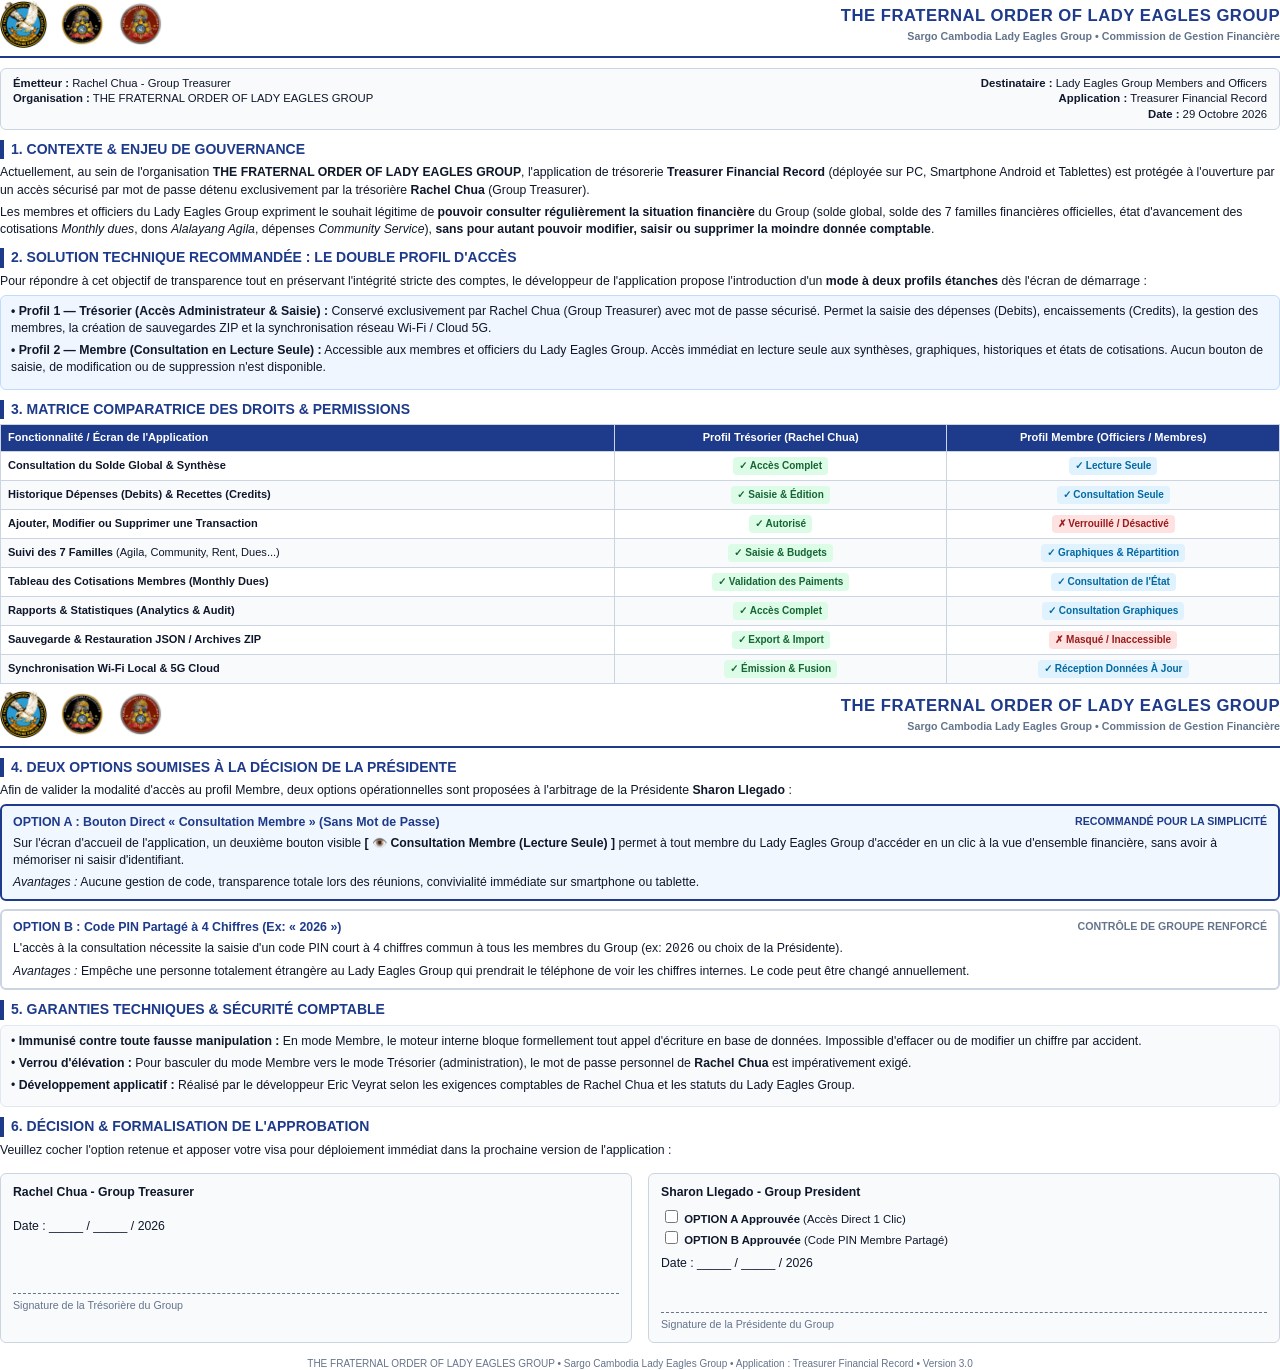
<file: proposition_president_fr.html>
<!DOCTYPE html>
<html lang="fr">
<head>
  <meta charset="UTF-8">
  <title>Proposition de Gouvernance - Profil Consultation Membre pour Décision Présidentielle</title>
  <style>
    @page {
      size: A4 portrait;
      margin: 10mm 14mm 12mm 14mm;
      @bottom-right {
        content: "Page " counter(page) " / " counter(pages);
        font-size: 8pt;
        color: #64748b;
      }
    }
    * {
      box-sizing: border-box;
      -webkit-print-color-adjust: exact !important;
      print-color-adjust: exact !important;
    }
    body {
      font-family: -apple-system, BlinkMacSystemFont, "Segoe UI", Roboto, Helvetica, Arial, sans-serif;
      color: #0f172a;
      background: #ffffff;
      margin: 0;
      padding: 0;
      font-size: 9.2pt;
      line-height: 1.4;
    }
    .header {
      border-bottom: 2.5px solid #1e3a8a;
      padding-bottom: 8px;
      margin-bottom: 10px;
      display: flex;
      align-items: center;
      justify-content: space-between;
    }
    .header-logos {
      display: flex;
      gap: 10px;
      align-items: center;
    }
    .header-logos img {
      width: 48px;
      height: 48px;
      object-fit: contain;
    }
    .header-titles {
      text-align: right;
    }
    .header-titles h1 {
      margin: 0;
      font-size: 12.5pt;
      color: #1e3a8a;
      text-transform: uppercase;
      font-weight: 900;
      letter-spacing: 0.5px;
    }
    .header-titles p {
      margin: 2px 0 0 0;
      font-size: 8pt;
      color: #64748b;
      font-weight: 600;
    }
    .meta-box {
      background: #f8fafc;
      border: 1px solid #cbd5e1;
      border-radius: 6px;
      padding: 7px 12px;
      margin-bottom: 10px;
      display: flex;
      justify-content: space-between;
      font-size: 8.5pt;
    }
    .meta-box div {
      line-height: 1.35;
    }
    h2 {
      color: #1e3a8a;
      font-size: 10.5pt;
      margin-top: 10px;
      margin-bottom: 5px;
      border-left: 4px solid #1e3a8a;
      padding-left: 7px;
      text-transform: uppercase;
    }
    h3 {
      color: #0f172a;
      font-size: 9pt;
      margin-top: 6px;
      margin-bottom: 3px;
      font-weight: 700;
    }
    p {
      margin: 0 0 5px 0;
    }
    .card {
      background: #f8fafc;
      border: 1px solid #e2e8f0;
      border-radius: 6px;
      padding: 7px 10px;
      margin-bottom: 7px;
    }
    .card-info {
      background: #eff6ff;
      border: 1px solid #bfdbfe;
    }
    table {
      width: 100%;
      border-collapse: collapse;
      font-size: 8.3pt;
      margin-top: 4px;
      margin-bottom: 6px;
    }
    th, td {
      border: 1px solid #cbd5e1;
      padding: 5px 7px;
      text-align: left;
    }
    th {
      background: #1e3a8a;
      color: #ffffff;
      font-weight: 600;
      font-size: 8.3pt;
    }
    tr:nth-child(even) {
      background: #f8fafc;
    }
    .badge-yes {
      background: #dcfce7;
      color: #166534;
      font-weight: 700;
      padding: 2px 6px;
      border-radius: 4px;
      font-size: 7.5pt;
      display: inline-block;
    }
    .badge-no {
      background: #fee2e2;
      color: #991b1b;
      font-weight: 700;
      padding: 2px 6px;
      border-radius: 4px;
      font-size: 7.5pt;
      display: inline-block;
    }
    .badge-view {
      background: #e0f2fe;
      color: #0369a1;
      font-weight: 700;
      padding: 2px 6px;
      border-radius: 4px;
      font-size: 7.5pt;
      display: inline-block;
    }
    .page-break {
      page-break-after: always;
      break-after: page;
    }
    .option-card {
      border: 2px solid #cbd5e1;
      border-radius: 6px;
      padding: 8px 11px;
      margin-bottom: 8px;
      background: #ffffff;
    }
    .option-recommended {
      border-color: #1e3a8a;
      background: #f0f7ff;
    }
    .option-title {
      font-weight: 800;
      font-size: 9.3pt;
      color: #1e3a8a;
      margin-bottom: 3px;
      display: flex;
      justify-content: space-between;
    }
    .signature-section {
      margin-top: 14px;
      display: flex;
      gap: 16px;
    }
    .signature-block {
      flex: 1;
      border: 1.5px solid #cbd5e1;
      border-radius: 6px;
      padding: 10px 12px;
      background: #f8fafc;
      min-height: 125px;
    }
    .signature-line {
      margin-top: 40px;
      border-top: 1px dashed #64748b;
      padding-top: 4px;
      font-size: 8pt;
      color: #64748b;
    }
    .checkbox-box {
      margin: 6px 0;
      font-size: 8.5pt;
    }
  </style>
</head>
<body>

  <!-- ==================== PAGE 1 ==================== -->
  <div class="header">
    <div class="header-logos">
      <img src="logo1.png" alt="Logo Eagles">
      <img src="logo2.png" alt="Logo Sargo Cambodia Lady Eagles Group">
      <img src="logo3.png" alt="Logo Rachel Eagles">
    </div>
    <div class="header-titles">
      <h1>THE FRATERNAL ORDER OF LADY EAGLES GROUP</h1>
      <p>Sargo Cambodia Lady Eagles Group &bull; Commission de Gestion Financi&egrave;re</p>
    </div>
  </div>

  <div class="meta-box">
    <div>
      <strong>&Eacute;metteur :</strong> Rachel Chua - Group Treasurer<br>
      <strong>Organisation :</strong> THE FRATERNAL ORDER OF LADY EAGLES GROUP
    </div>
    <div style="text-align: right;">
      <strong>Destinataire :</strong> Lady Eagles Group Members and Officers<br>
      <strong>Application :</strong> Treasurer Financial Record<br>
      <strong>Date :</strong> 29 Octobre 2026
    </div>
  </div>

  <h2>1. Contexte &amp; Enjeu de Gouvernance</h2>
  <p>
    Actuellement, au sein de l'organisation <strong>THE FRATERNAL ORDER OF LADY EAGLES GROUP</strong>, l'application de tr&eacute;sorerie <strong>Treasurer Financial Record</strong> (d&eacute;ploy&eacute;e sur PC, Smartphone Android et Tablettes) est prot&eacute;g&eacute;e &agrave; l'ouverture par un acc&egrave;s s&eacute;curis&eacute; par mot de passe d&eacute;tenu exclusivement par la tr&eacute;sori&egrave;re <strong>Rachel Chua</strong> (Group Treasurer).
  </p>
  <p>
    Les membres et officiers du Lady Eagles Group expriment le souhait l&eacute;gitime de <strong>pouvoir consulter r&eacute;guli&egrave;rement la situation financi&egrave;re</strong> du Group (solde global, solde des 7 familles financi&egrave;res officielles, &eacute;tat d'avancement des cotisations <em>Monthly dues</em>, dons <em>Alalayang Agila</em>, d&eacute;penses <em>Community Service</em>), <strong>sans pour autant pouvoir modifier, saisir ou supprimer la moindre donn&eacute;e comptable</strong>.
  </p>

  <h2>2. Solution Technique Recommand&eacute;e : Le Double Profil d'Acc&egrave;s</h2>
  <p>
    Pour r&eacute;pondre &agrave; cet objectif de transparence tout en pr&eacute;servant l'int&eacute;grit&eacute; stricte des comptes, le d&eacute;veloppeur de l'application propose l'introduction d'un <strong>mode &agrave; deux profils &eacute;tanches</strong> d&egrave;s l'&eacute;cran de d&eacute;marrage :
  </p>
  <div class="card card-info">
    <p><strong>&bull; Profil 1 &mdash; Tr&eacute;sorier (Acc&egrave;s Administrateur &amp; Saisie) :</strong> Conserv&eacute; exclusivement par Rachel Chua (Group Treasurer) avec mot de passe s&eacute;curis&eacute;. Permet la saisie des d&eacute;penses (Debits), encaissements (Credits), la gestion des membres, la cr&eacute;ation de sauvegardes ZIP et la synchronisation r&eacute;seau Wi-Fi / Cloud 5G.</p>
    <p><strong>&bull; Profil 2 &mdash; Membre (Consultation en Lecture Seule) :</strong> Accessible aux membres et officiers du Lady Eagles Group. Acc&egrave;s imm&eacute;diat en lecture seule aux synth&egrave;ses, graphiques, historiques et &eacute;tats de cotisations. Aucun bouton de saisie, de modification ou de suppression n'est disponible.</p>
  </div>

  <h2>3. Matrice Comparatrice des Droits &amp; Permissions</h2>
  <table>
    <thead>
      <tr>
        <th style="width: 48%;">Fonctionnalit&eacute; / &Eacute;cran de l'Application</th>
        <th style="width: 26%; text-align: center;">Profil Tr&eacute;sorier (Rachel Chua)</th>
        <th style="width: 26%; text-align: center;">Profil Membre (Officiers / Membres)</th>
      </tr>
    </thead>
    <tbody>
      <tr>
        <td><strong>Consultation du Solde Global &amp; Synth&egrave;se</strong></td>
        <td style="text-align: center;"><span class="badge-yes">&check; Acc&egrave;s Complet</span></td>
        <td style="text-align: center;"><span class="badge-view">&check; Lecture Seule</span></td>
      </tr>
      <tr>
        <td><strong>Historique D&eacute;penses (Debits) &amp; Recettes (Credits)</strong></td>
        <td style="text-align: center;"><span class="badge-yes">&check; Saisie &amp; &Eacute;dition</span></td>
        <td style="text-align: center;"><span class="badge-view">&check; Consultation Seule</span></td>
      </tr>
      <tr>
        <td><strong>Ajouter, Modifier ou Supprimer une Transaction</strong></td>
        <td style="text-align: center;"><span class="badge-yes">&check; Autoris&eacute;</span></td>
        <td style="text-align: center;"><span class="badge-no">&cross; Verrouill&eacute; / D&eacute;sactiv&eacute;</span></td>
      </tr>
      <tr>
        <td><strong>Suivi des 7 Familles</strong> (Agila, Community, Rent, Dues...)</td>
        <td style="text-align: center;"><span class="badge-yes">&check; Saisie &amp; Budgets</span></td>
        <td style="text-align: center;"><span class="badge-view">&check; Graphiques &amp; R&eacute;partition</span></td>
      </tr>
      <tr>
        <td><strong>Tableau des Cotisations Membres (Monthly Dues)</strong></td>
        <td style="text-align: center;"><span class="badge-yes">&check; Validation des Paiments</span></td>
        <td style="text-align: center;"><span class="badge-view">&check; Consultation de l'&Eacute;tat</span></td>
      </tr>
      <tr>
        <td><strong>Rapports &amp; Statistiques (Analytics &amp; Audit)</strong></td>
        <td style="text-align: center;"><span class="badge-yes">&check; Acc&egrave;s Complet</span></td>
        <td style="text-align: center;"><span class="badge-view">&check; Consultation Graphiques</span></td>
      </tr>
      <tr>
        <td><strong>Sauvegarde &amp; Restauration JSON / Archives ZIP</strong></td>
        <td style="text-align: center;"><span class="badge-yes">&check; Export &amp; Import</span></td>
        <td style="text-align: center;"><span class="badge-no">&cross; Masqu&eacute; / Inaccessible</span></td>
      </tr>
      <tr>
        <td><strong>Synchronisation Wi-Fi Local &amp; 5G Cloud</strong></td>
        <td style="text-align: center;"><span class="badge-yes">&check; &Eacute;mission &amp; Fusion</span></td>
        <td style="text-align: center;"><span class="badge-view">&check; R&eacute;ception Donn&eacute;es &Agrave; Jour</span></td>
      </tr>
    </tbody>
  </table>

  <div class="page-break"></div>

  <!-- ==================== PAGE 2 ==================== -->
  <div class="header">
    <div class="header-logos">
      <img src="logo1.png" alt="Logo Eagles">
      <img src="logo2.png" alt="Logo Sargo Cambodia Lady Eagles Group">
      <img src="logo3.png" alt="Logo Rachel Eagles">
    </div>
    <div class="header-titles">
      <h1>THE FRATERNAL ORDER OF LADY EAGLES GROUP</h1>
      <p>Sargo Cambodia Lady Eagles Group &bull; Commission de Gestion Financi&egrave;re</p>
    </div>
  </div>

  <h2>4. Deux Options Soumises &agrave; la D&eacute;cision de la Pr&eacute;sidente</h2>
  <p>Afin de valider la modalit&eacute; d'acc&egrave;s au profil Membre, deux options op&eacute;rationnelles sont propos&eacute;es &agrave; l'arbitrage de la Pr&eacute;sidente <strong>Sharon Llegado</strong> :</p>

  <div class="option-card option-recommended">
    <div class="option-title">
      <span>OPTION A : Bouton Direct &laquo; Consultation Membre &raquo; (Sans Mot de Passe)</span>
      <span style="font-size: 8pt; color: #1e3a8a; font-weight: 700;">RECOMMAND&Eacute; POUR LA SIMPLICIT&Eacute;</span>
    </div>
    <p>
      Sur l'&eacute;cran d'accueil de l'application, un deuxi&egrave;me bouton visible <strong>[ 👁️ Consultation Membre (Lecture Seule) ]</strong> permet &agrave; tout membre du Lady Eagles Group d'acc&eacute;der en un clic &agrave; la vue d'ensemble financi&egrave;re, sans avoir &agrave; m&eacute;moriser ni saisir d'identifiant.
    </p>
    <p style="margin-bottom: 0;">
      <em>Avantages :</em> Aucune gestion de code, transparence totale lors des r&eacute;unions, convivialit&eacute; imm&eacute;diate sur smartphone ou tablette.
    </p>
  </div>

  <div class="option-card">
    <div class="option-title">
      <span>OPTION B : Code PIN Partag&eacute; &agrave; 4 Chiffres (Ex: &laquo; 2026 &raquo;)</span>
      <span style="font-size: 8pt; color: #64748b; font-weight: 700;">CONTR&Ocirc;LE DE GROUPE RENFORC&Eacute;</span>
    </div>
    <p>
      L'acc&egrave;s &agrave; la consultation n&eacute;cessite la saisie d'un code PIN court &agrave; 4 chiffres commun &agrave; tous les membres du Group (ex: <code>2026</code> ou choix de la Pr&eacute;sidente).
    </p>
    <p style="margin-bottom: 0;">
      <em>Avantages :</em> Emp&ecirc;che une personne totalement &eacute;trang&egrave;re au Lady Eagles Group qui prendrait le t&eacute;l&eacute;phone de voir les chiffres internes. Le code peut &ecirc;tre chang&eacute; annuellement.
    </p>
  </div>

  <h2>5. Garanties Techniques &amp; S&eacute;curit&eacute; Comptable</h2>
  <div class="card">
    <p>&bull; <strong>Immunis&eacute; contre toute fausse manipulation :</strong> En mode Membre, le moteur interne bloque formellement tout appel d'&eacute;criture en base de donn&eacute;es. Impossible d'effacer ou de modifier un chiffre par accident.</p>
    <p>&bull; <strong>Verrou d'&eacute;l&eacute;vation :</strong> Pour basculer du mode Membre vers le mode Tr&eacute;sorier (administration), le mot de passe personnel de <strong>Rachel Chua</strong> est imp&eacute;rativement exig&eacute;.</p>
    <p>&bull; <strong>D&eacute;veloppement applicatif :</strong> R&eacute;alis&eacute; par le d&eacute;veloppeur Eric Veyrat selon les exigences comptables de Rachel Chua et les statuts du Lady Eagles Group.</p>
  </div>

  <h2>6. D&eacute;cision &amp; Formalisation de l'Approbation</h2>
  <p>Veuillez cocher l'option retenue et apposer votre visa pour d&eacute;ploiement imm&eacute;diat dans la prochaine version de l'application :</p>

  <div class="signature-section">
    <div class="signature-block">
      <strong>Rachel Chua - Group Treasurer</strong><br>
      <br>
      Date : _____ / _____ / 2026<br>
      <br>
      <div class="signature-line">Signature de la Tr&eacute;sori&egrave;re du Group</div>
    </div>
    <div class="signature-block">
      <strong>Sharon Llegado - Group President</strong><br>
      <div class="checkbox-box">
        <input type="checkbox"> <strong>OPTION A Approuv&eacute;e</strong> (Acc&egrave;s Direct 1 Clic)<br>
        <input type="checkbox"> <strong>OPTION B Approuv&eacute;e</strong> (Code PIN Membre Partag&eacute;)
      </div>
      Date : _____ / _____ / 2026<br>
      <div class="signature-line">Signature de la Pr&eacute;sidente du Group</div>
    </div>
  </div>

  <div style="margin-top: 14px; text-align: center; color: #64748b; font-size: 7.5pt;">
    THE FRATERNAL ORDER OF LADY EAGLES GROUP &bull; Sargo Cambodia Lady Eagles Group &bull; Application : Treasurer Financial Record &bull; Version 3.0
  </div>

</body>
</html>
</file>
